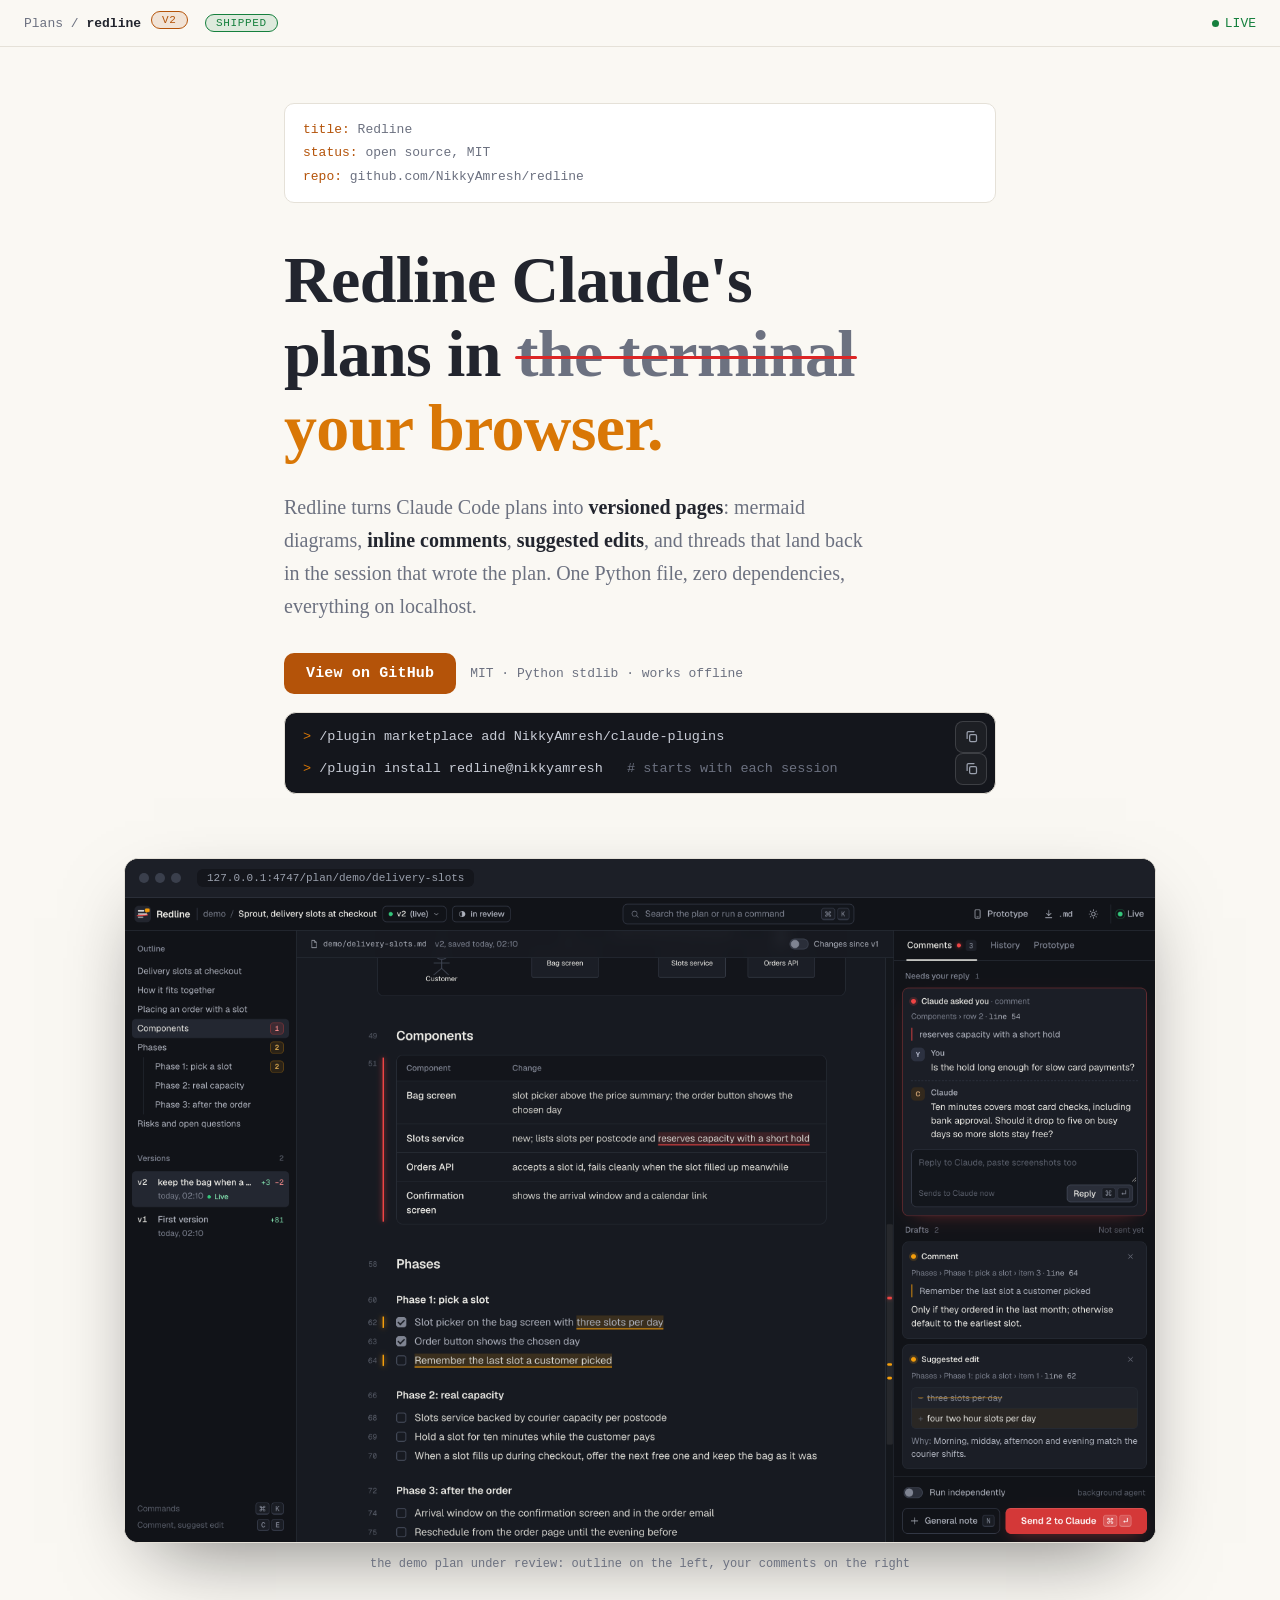
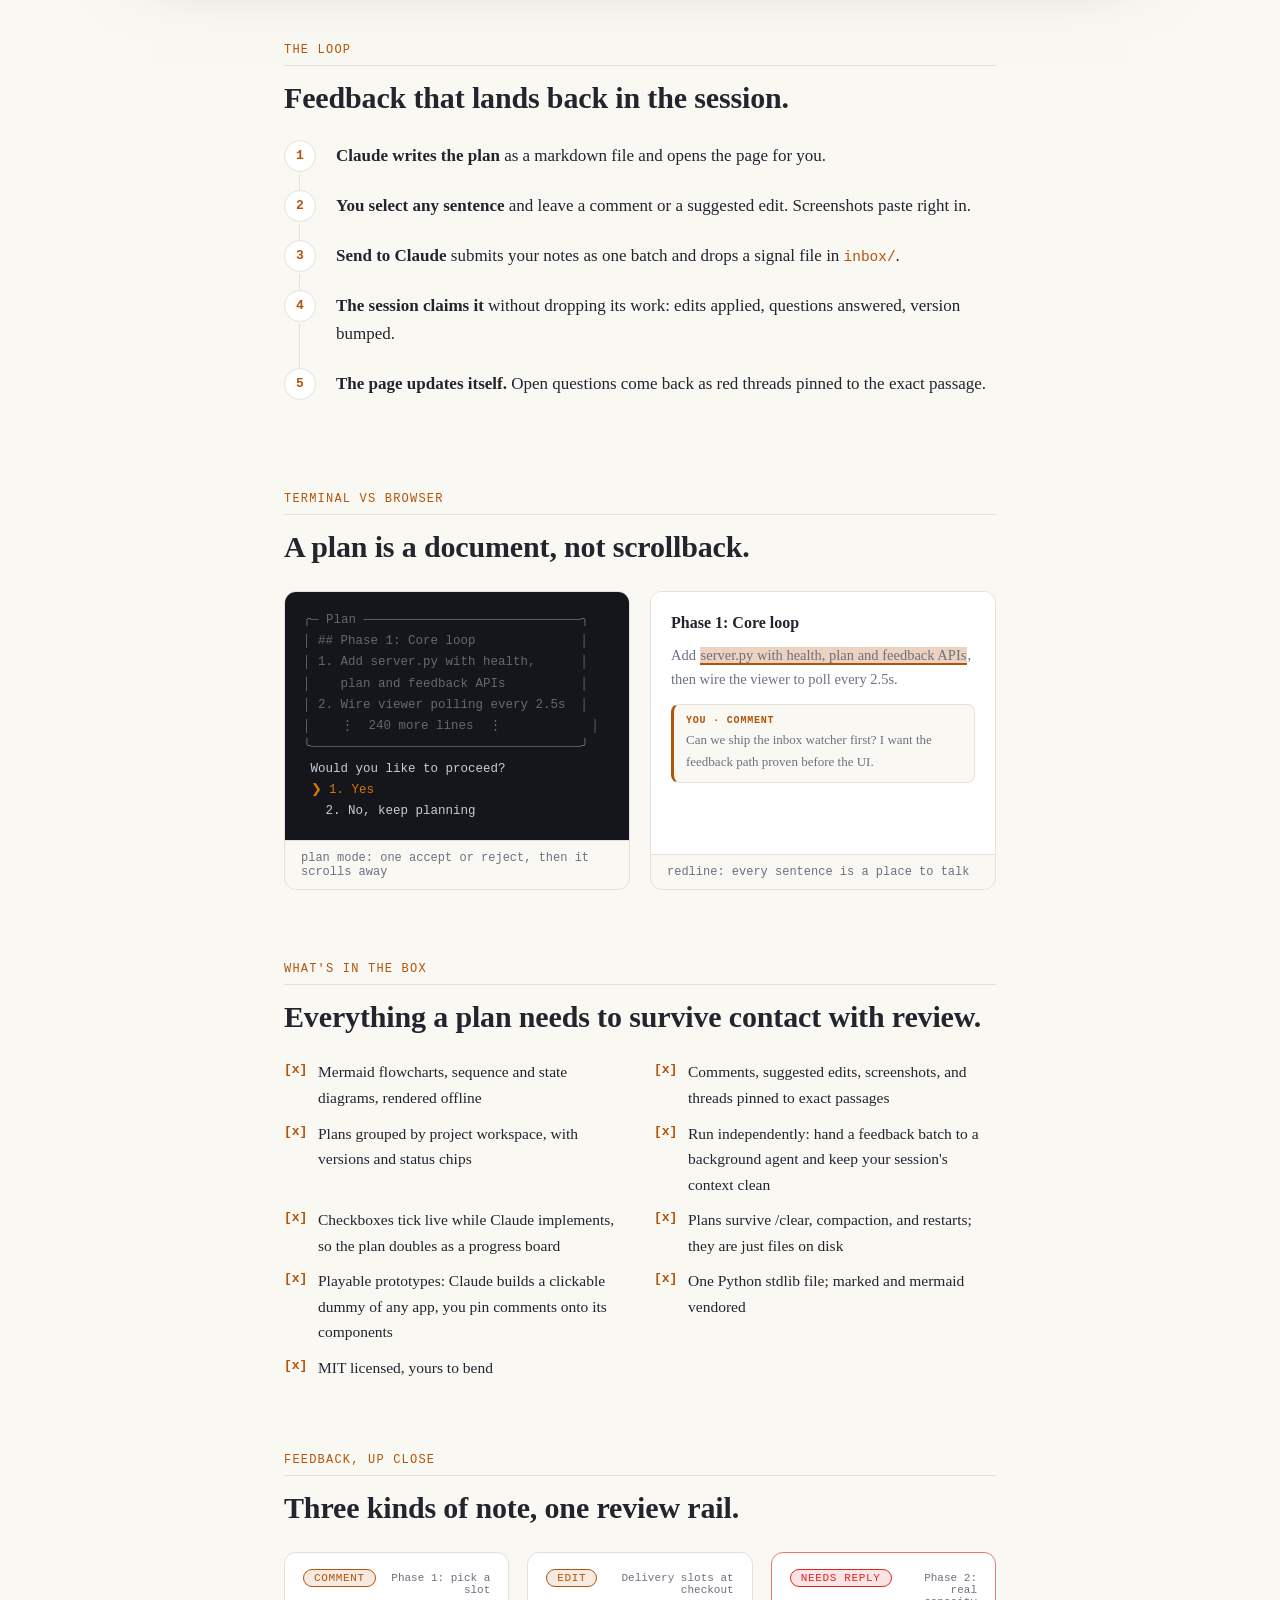
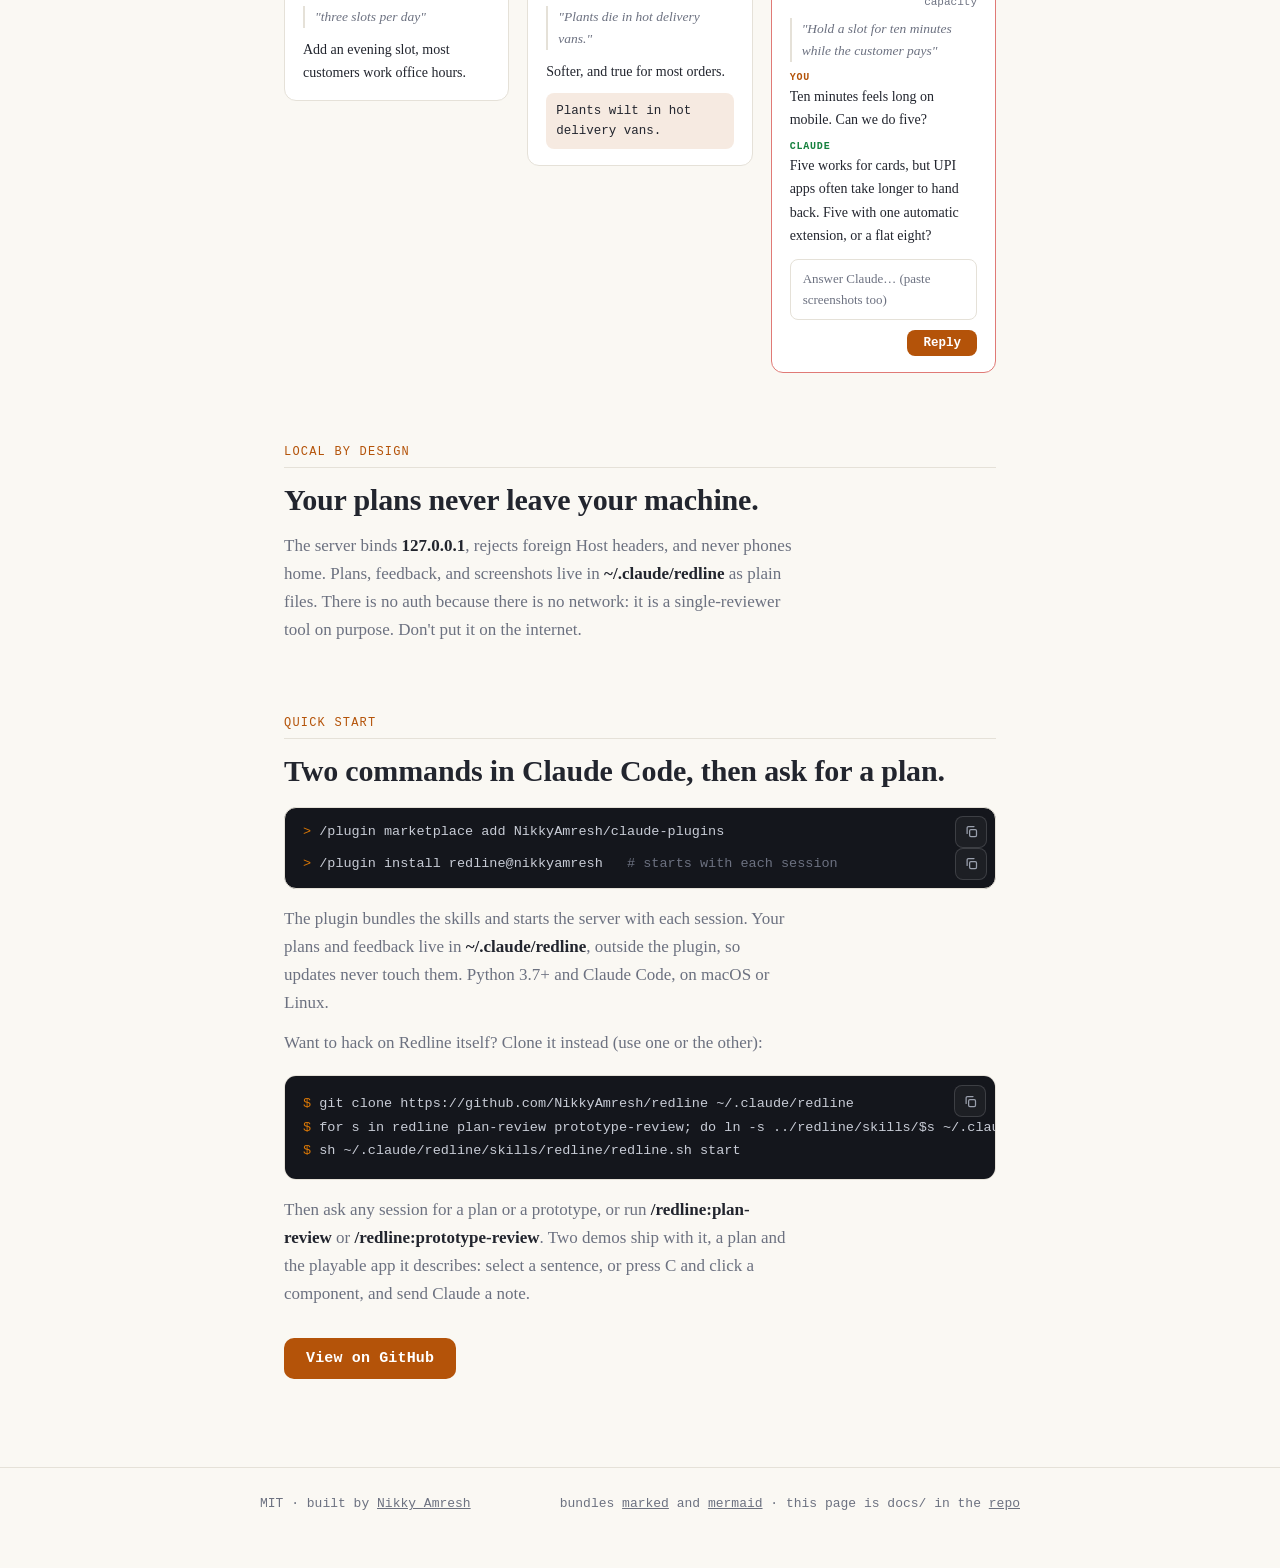
<file: docs/index.html>
<!doctype html>
<html lang="en">
<head>
<meta charset="utf-8">
<meta name="viewport" content="width=device-width, initial-scale=1">
<title>Redline: review Claude's plans in the browser</title>
<meta name="description" content="Redline turns Claude Code plans into versioned pages in your browser: mermaid diagrams, inline comments, suggested edits, and threads that land back in the session that wrote the plan.">
<meta property="og:title" content="Redline: review Claude's plans in the browser">
<meta property="og:description" content="Google-Docs-style plan review for Claude Code. One Python file, zero dependencies, everything on localhost.">
<meta property="og:image" content="https://redline.algofunds.in/assets/plan-viewer.png">
<meta property="og:url" content="https://redline.algofunds.in">
<meta property="og:type" content="website">
<meta name="twitter:card" content="summary_large_image">
<link rel="icon" href="data:image/svg+xml,%3Csvg xmlns='http://www.w3.org/2000/svg' viewBox='0 0 64 64'%3E%3Crect width='64' height='64' rx='14' fill='%23f59e0b'/%3E%3Ctext x='32' y='45' font-family='Georgia,serif' font-size='38' font-weight='bold' text-anchor='middle' fill='%2314161c'%3ER%3C/text%3E%3C/svg%3E">
<style>
:root {
  --paper:#faf8f3; --surface:#fff; --ink:#22252e; --muted:#6c7180;
  --accent:#b45309; --accent-bright:#d97706; --line:#e5e1d8;
  --red:#dc2626; --green:#15803d;
  --term-bg:#14161c; --term-ink:#c8ccd6;
}
@media (prefers-color-scheme: dark) {
  :root {
    --paper:#14161c; --surface:#1c1f27; --ink:#e8e6e1; --muted:#9aa0ad;
    --accent:#f59e0b; --accent-bright:#fbbf24; --line:#2a2e38;
    --red:#f87171; --green:#4ade80;
    --term-bg:#0b0d11; --term-ink:#aab0bd;
  }
}
* { box-sizing:border-box; margin:0; padding:0; }
html { scroll-behavior:smooth; }
body {
  background:var(--paper); color:var(--ink);
  font:17px/1.65 Charter, Georgia, 'Times New Roman', serif;
}
.mono { font-family:ui-monospace, Menlo, Consolas, monospace; }
a { color:var(--accent); }
a:focus-visible, button:focus-visible { outline:2px solid var(--accent); outline-offset:3px; }
::selection { background:color-mix(in srgb, var(--accent) 30%, transparent); }

/* top bar, echoing the viewer */
.bar {
  display:flex; align-items:center; gap:10px; flex-wrap:wrap;
  padding:14px 24px; border-bottom:1px solid var(--line);
  font:13px ui-monospace, Menlo, Consolas, monospace;
}
.bar .crumb { color:var(--muted); }
.bar .crumb b { color:var(--ink); font-weight:600; }
.chip {
  font:11px ui-monospace, Menlo, Consolas, monospace; text-transform:uppercase;
  letter-spacing:.06em; padding:2px 10px; border-radius:999px;
  border:1px solid currentColor; white-space:nowrap;
  background:color-mix(in srgb, currentColor 12%, transparent);
}
.chip.amber { color:var(--accent); }
.chip.green { color:var(--green); }
.bar .live { margin-left:auto; color:var(--green); display:flex; align-items:center; gap:6px; }
.bar .live::before {
  content:''; width:7px; height:7px; border-radius:50%; background:var(--green);
  animation:pulse 2.4s ease-in-out infinite;
}
@keyframes pulse { 50% { opacity:.35; } }

main { max-width:760px; margin:0 auto; padding:0 24px; }
.wide { max-width:1080px; margin:0 auto; padding:0 24px; }

/* front matter */
.fm {
  margin:56px 0 40px; padding:14px 18px;
  border:1px solid var(--line); border-radius:10px; background:var(--surface);
  font:13px/1.8 ui-monospace, Menlo, Consolas, monospace; color:var(--muted);
  white-space:pre-wrap; overflow-wrap:anywhere;
}
.fm .k { color:var(--accent); }

/* hero */
h1 {
  font-size:clamp(30px, 6.4vw, 66px); line-height:1.12; font-weight:700;
  letter-spacing:-.01em; margin:0 0 26px; text-wrap:balance;
}
.edit-old { position:relative; white-space:nowrap; color:var(--muted); }
.edit-old::after {
  content:''; position:absolute; left:-2px; right:-2px; top:54%; height:3px;
  background:var(--red); border-radius:2px;
  transform:scaleX(0); transform-origin:left center;
  animation:strike .5s ease-out 1s forwards;
}
@keyframes strike { to { transform:scaleX(1); } }
.edit-new {
  color:var(--accent-bright); opacity:0; display:inline-block;
  animation:applied .5s ease-out 1.55s forwards;
}
@keyframes applied { from { opacity:0; transform:translateY(.35em); } to { opacity:1; transform:none; } }
.vchips { position:relative; display:inline-block; vertical-align:middle; min-width:44px; }
.vchips .chip { position:absolute; left:0; top:-1.1em; }
.vchips .v1 { animation:fadeout .3s ease 2.15s forwards; }
.vchips .v2 { opacity:0; animation:fadein .3s ease 2.3s forwards; }
@keyframes fadeout { to { opacity:0; } }
@keyframes fadein  { to { opacity:1; } }
@media (prefers-reduced-motion: reduce) {
  .edit-old::after { animation:none; transform:scaleX(1); }
  .edit-new { animation:none; opacity:1; }
  .vchips .v1 { animation:none; opacity:0; }
  .vchips .v2 { animation:none; opacity:1; }
  .bar .live::before { animation:none; }
}
.lede { font-size:20px; color:var(--muted); max-width:58ch; }
.lede b { color:var(--ink); font-weight:600; }

.cta { display:flex; gap:14px; align-items:center; flex-wrap:wrap; margin:30px 0 14px; }
.btn {
  display:inline-block; background:var(--accent); border:none; cursor:pointer;
  border-radius:10px; padding:12px 22px; text-decoration:none;
  font:600 15px ui-monospace, Menlo, Consolas, monospace; letter-spacing:.01em;
}
.btn, .btn:visited { color:#14161c; }
@media (prefers-color-scheme: light) { .btn, .btn:visited { color:#fff; } }
.btn:hover { background:var(--accent-bright); }
.ghost { color:var(--muted); font:13px ui-monospace, Menlo, Consolas, monospace; }

pre.code {
  margin:18px 0 0; padding:16px 18px; overflow-x:auto;
  background:var(--term-bg); color:var(--term-ink);
  border:1px solid var(--line); border-radius:12px;
  font:13.5px/1.75 ui-monospace, Menlo, Consolas, monospace;
}
pre.code .c, .cmds .c { color:#6c7180; }
pre.code .p, .cmds .p { color:var(--accent-bright); user-select:none; }
/* install commands: one line each, with its own copy button that stays
   visible while a long line scrolls on a narrow screen */
.cmds { margin:18px 0 0; padding:8px 8px 8px 18px; background:var(--term-bg); color:var(--term-ink);
        border:1px solid var(--line); border-radius:12px;
        font:13.5px/1.75 ui-monospace, Menlo, Consolas, monospace; }
.cmds .cmd { display:flex; align-items:center; gap:10px; }
.cmds code { flex:1; min-width:0; overflow-x:auto; white-space:pre; font:inherit; padding:4px 0; }
.codewrap { position:relative; }
.codewrap pre.code { padding-right:56px; }
.codewrap .copy { position:absolute; top:10px; right:10px; }
button.copy { flex:none; width:32px; height:32px; display:grid; place-items:center; cursor:pointer;
              border-radius:8px; border:1px solid rgba(255,255,255,.14); background:rgba(255,255,255,.04);
              color:#9aa0ad; transition:color .15s, border-color .15s, background .15s; }
button.copy:hover { color:var(--accent-bright); border-color:var(--accent-bright); }
button.copy:focus-visible { outline:2px solid var(--accent-bright); outline-offset:2px; }
button.copy.done { color:#4ade80; border-color:#4ade80; background:rgba(74,222,128,.10); }
.sr { position:absolute; width:1px; height:1px; overflow:hidden; clip:rect(0 0 0 0); white-space:nowrap; }

/* screenshot */
.shot { margin:64px auto; }
.frame {
  border:1px solid var(--line); border-radius:14px; overflow:hidden;
  background:#14161c; box-shadow:0 30px 80px -30px rgba(0,0,0,.55);
}
.frame .head {
  display:flex; align-items:center; gap:6px; padding:10px 14px;
  background:#1c1f27; border-bottom:1px solid #2a2e38;
}
.frame .dot { width:10px; height:10px; border-radius:50%; background:#3a3f4c; }
.frame .url {
  margin-left:10px; color:#9aa0ad; font:11px ui-monospace, Menlo, Consolas, monospace;
  background:#14161c; border-radius:6px; padding:3px 10px;
}
.frame img { display:block; width:100%; height:auto; }
.cap { text-align:center; color:var(--muted); font:12px ui-monospace, Menlo, Consolas, monospace; margin-top:14px; }

/* sections */
section { margin:72px 0; }
.eyebrow {
  font:12px ui-monospace, Menlo, Consolas, monospace; text-transform:uppercase;
  letter-spacing:.1em; color:var(--accent); margin-bottom:14px;
  padding-bottom:8px; border-bottom:1px solid var(--line);
}
h2 { font-size:30px; line-height:1.2; margin-bottom:14px; letter-spacing:-.005em; }
section > p { color:var(--muted); max-width:60ch; }
section > p b { color:var(--ink); font-weight:600; }

/* the loop */
ol.loop { list-style:none; counter-reset:step; margin-top:26px; }
ol.loop li {
  counter-increment:step; position:relative; padding:0 0 22px 52px;
}
ol.loop li::before {
  content:counter(step); position:absolute; left:0; top:-2px;
  width:30px; height:30px; border-radius:50%; border:1px solid var(--line);
  background:var(--surface); color:var(--accent);
  font:600 13px/30px ui-monospace, Menlo, Consolas, monospace; text-align:center;
}
ol.loop li:not(:last-child)::after {
  content:''; position:absolute; left:15px; top:32px; bottom:-2px;
  width:1px; background:var(--line);
}
ol.loop b { font-weight:600; }
ol.loop .mono { font-size:.85em; color:var(--accent); }

/* terminal vs browser */
.versus { display:grid; grid-template-columns:1fr 1fr; gap:20px; margin-top:26px; }
@media (max-width:820px) { .versus { grid-template-columns:1fr; } }
.pane { border:1px solid var(--line); border-radius:12px; overflow:hidden; display:flex; flex-direction:column; }
.pane .body { flex:1; }
.pane .label {
  padding:10px 16px; border-top:1px solid var(--line); color:var(--muted);
  font:12px ui-monospace, Menlo, Consolas, monospace;
}
.term .body {
  background:var(--term-bg); color:var(--term-ink); padding:18px;
  font:12.5px/1.7 ui-monospace, Menlo, Consolas, monospace; white-space:pre; overflow-x:auto;
}
.term .dim { opacity:.45; }
.term .sel { color:var(--accent-bright); }
.doc .body { background:var(--surface); padding:18px 20px; font-size:14.5px; }
.doc h3 { font-size:16px; margin-bottom:8px; }
.doc p { color:var(--muted); }
mark.fb {
  background:color-mix(in srgb, var(--accent) 26%, transparent);
  color:inherit; border-bottom:2px solid var(--accent); padding:0 1px;
}
.bubble {
  margin-top:12px; padding:10px 12px; border:1px solid var(--line);
  border-left:3px solid var(--accent); border-radius:8px; background:var(--paper);
  font-size:13px; color:var(--muted);
}
.bubble .who { color:var(--accent); font:600 10px ui-monospace, Menlo, Consolas, monospace; text-transform:uppercase; letter-spacing:.08em; display:block; margin-bottom:3px; }

/* checklist */
ul.box { list-style:none; margin-top:24px; display:grid; grid-template-columns:1fr 1fr; gap:10px 28px; }
@media (max-width:820px) { ul.box { grid-template-columns:1fr; } }
ul.box li { position:relative; padding-left:34px; font-size:15.5px; }
ul.box li::before {
  content:'[x]'; position:absolute; left:0; top:1px; color:var(--accent);
  font:600 13px/1.6 ui-monospace, Menlo, Consolas, monospace;
}

/* review cards */
.cards { display:grid; grid-template-columns:repeat(3, 1fr); gap:18px; margin-top:26px; align-items:start; }
@media (max-width:960px) { .cards { grid-template-columns:1fr; max-width:560px; margin-left:auto; margin-right:auto; } }
.card {
  background:var(--surface); border:1px solid var(--line); border-radius:12px;
  padding:16px 18px; font-size:14px;
}
.card.attn { border-color:color-mix(in srgb, var(--red) 55%, var(--line)); }
.card .head { display:flex; justify-content:space-between; align-items:baseline; gap:10px; margin-bottom:10px; }
.card .sec { color:var(--muted); font:11px ui-monospace, Menlo, Consolas, monospace; text-align:right; }
.chip.red { color:var(--red); }
.card .quote {
  font-style:italic; color:var(--muted); border-left:2px solid var(--line);
  padding-left:10px; margin-bottom:10px; font-size:13.5px;
}
.card .prop {
  margin-top:10px; padding:8px 10px; border-radius:8px;
  background:color-mix(in srgb, var(--accent) 12%, transparent);
  font:12.5px/1.6 ui-monospace, Menlo, Consolas, monospace; color:var(--ink);
}
.card .who {
  display:block; margin:10px 0 2px;
  font:600 10px ui-monospace, Menlo, Consolas, monospace;
  text-transform:uppercase; letter-spacing:.08em;
}
.card .who.you { color:var(--accent); }
.card .who.claude { color:var(--green); }
.card .fakebox {
  margin-top:12px; padding:8px 12px; border:1px solid var(--line); border-radius:8px;
  color:var(--muted); font-size:13px;
}
.card .reply { margin-top:10px; text-align:right; }
.card .reply span {
  display:inline-block; background:var(--accent); color:#14161c;
  border-radius:8px; padding:6px 16px;
  font:600 12.5px ui-monospace, Menlo, Consolas, monospace;
}
@media (prefers-color-scheme: light) { .card .reply span { color:#fff; } }

/* footer */
footer {
  margin-top:88px; border-top:1px solid var(--line); padding:28px 24px 48px;
  color:var(--muted); font:13px ui-monospace, Menlo, Consolas, monospace;
}
footer .in { max-width:760px; margin:0 auto; display:flex; justify-content:space-between; gap:16px; flex-wrap:wrap; }
footer a { color:var(--muted); }
footer a:hover { color:var(--accent); }
</style>
</head>
<body>

<div class="bar">
  <span class="crumb">Plans / <b>redline</b></span>
  <span class="vchips"><span class="chip amber v1">V1</span><span class="chip amber v2">V2</span></span>
  <span class="chip green">shipped</span>
  <span class="live">LIVE</span>
</div>

<main>
  <div class="fm"><span class="k">title:</span> Redline
<span class="k">status:</span> open source, MIT
<span class="k">repo:</span> github.com/NikkyAmresh/redline</div>

  <h1>Redline Claude's plans in <span class="edit-old">the terminal</span> <span class="edit-new">your browser.</span></h1>

  <p class="lede">Redline turns Claude Code plans into <b>versioned pages</b>: mermaid diagrams, <b>inline comments</b>, <b>suggested edits</b>, and threads that land back in the session that wrote the plan. One Python file, zero dependencies, everything on localhost.</p>

  <div class="cta">
    <a class="btn" href="https://github.com/NikkyAmresh/redline">View on GitHub</a>
    <span class="ghost">MIT · Python stdlib · works offline</span>
  </div>

  <div class="code cmds"><div class="cmd"><code><span class="p">&gt;</span> /plugin marketplace add NikkyAmresh/claude-plugins</code><button class="copy" type="button" title="Copy to clipboard" aria-label="Copy the marketplace command" data-copy="/plugin marketplace add NikkyAmresh/claude-plugins"><svg viewBox="0 0 24 24" width="15" height="15" fill="none" stroke="currentColor" stroke-width="2" stroke-linecap="round" stroke-linejoin="round" aria-hidden="true"><rect x="9" y="9" width="11" height="11" rx="2"/><path d="M5 15V6a2 2 0 0 1 2-2h9"/></svg></button></div><div class="cmd"><code><span class="p">&gt;</span> /plugin install redline@nikkyamresh   <span class="c"># starts with each session</span></code><button class="copy" type="button" title="Copy to clipboard" aria-label="Copy the install command" data-copy="/plugin install redline@nikkyamresh"><svg viewBox="0 0 24 24" width="15" height="15" fill="none" stroke="currentColor" stroke-width="2" stroke-linecap="round" stroke-linejoin="round" aria-hidden="true"><rect x="9" y="9" width="11" height="11" rx="2"/><path d="M5 15V6a2 2 0 0 1 2-2h9"/></svg></button></div></div>
</main>

<div class="wide shot">
  <div class="frame">
    <div class="head"><span class="dot"></span><span class="dot"></span><span class="dot"></span><span class="url">127.0.0.1:4747/plan/demo/delivery-slots</span></div>
    <img src="assets/plan-viewer.png" width="1512" height="945" alt="Redline viewer: the outline and versions on the left, the demo plan with a table and phase checklists in the middle, and the review panel on the right showing a thread that needs a reply, a draft comment, and a suggested edit">
  </div>
  <div class="cap">the demo plan under review: outline on the left, your comments on the right</div>
</div>

<main>
  <section>
    <div class="eyebrow">The loop</div>
    <h2>Feedback that lands back in the session.</h2>
    <ol class="loop">
      <li><b>Claude writes the plan</b> as a markdown file and opens the page for you.</li>
      <li><b>You select any sentence</b> and leave a comment or a suggested edit. Screenshots paste right in.</li>
      <li><b>Send to Claude</b> submits your notes as one batch and drops a signal file in <span class="mono">inbox/</span>.</li>
      <li><b>The session claims it</b> without dropping its work: edits applied, questions answered, version bumped.</li>
      <li><b>The page updates itself.</b> Open questions come back as red threads pinned to the exact passage.</li>
    </ol>
  </section>

  <section>
    <div class="eyebrow">Terminal vs browser</div>
    <h2>A plan is a document, not scrollback.</h2>
    <div class="versus">
      <div class="pane term">
        <div class="body"><span class="dim">╭─ Plan ─────────────────────────────╮
│ ## Phase 1: Core loop              │
│ 1. Add server.py with health,      │
│    plan and feedback APIs          │
│ 2. Wire viewer polling every 2.5s  │
│    ⋮  240 more lines  ⋮            │
╰────────────────────────────────────╯</span>
 Would you like to proceed?
 <span class="sel">❯ 1. Yes</span>
   2. No, keep planning</div>
        <div class="label">plan mode: one accept or reject, then it scrolls away</div>
      </div>
      <div class="pane doc">
        <div class="body">
          <h3>Phase 1: Core loop</h3>
          <p>Add <mark class="fb">server.py with health, plan and feedback APIs</mark>, then wire the viewer to poll every 2.5s.</p>
          <div class="bubble"><span class="who">You · comment</span>Can we ship the inbox watcher first? I want the feedback path proven before the UI.</div>
        </div>
        <div class="label">redline: every sentence is a place to talk</div>
      </div>
    </div>
  </section>

  <section>
    <div class="eyebrow">What's in the box</div>
    <h2>Everything a plan needs to survive contact with review.</h2>
    <ul class="box">
      <li>Mermaid flowcharts, sequence and state diagrams, rendered offline</li>
      <li>Comments, suggested edits, screenshots, and threads pinned to exact passages</li>
      <li>Plans grouped by project workspace, with versions and status chips</li>
      <li>Run independently: hand a feedback batch to a background agent and keep your session's context clean</li>
      <li>Checkboxes tick live while Claude implements, so the plan doubles as a progress board</li>
      <li>Plans survive /clear, compaction, and restarts; they are just files on disk</li>
      <li>Playable prototypes: Claude builds a clickable dummy of any app, you pin comments onto its components</li>
      <li>One Python stdlib file; marked and mermaid vendored</li>
      <li>MIT licensed, yours to bend</li>
    </ul>
  </section>

  <section>
    <div class="eyebrow">Feedback, up close</div>
    <h2>Three kinds of note, one review rail.</h2>
    <div class="cards">
      <div class="card">
        <div class="head"><span class="chip amber">comment</span><span class="sec">Phase 1: pick a slot</span></div>
        <div class="quote">"three slots per day"</div>
        Add an evening slot, most customers work office hours.
      </div>
      <div class="card">
        <div class="head"><span class="chip amber">edit</span><span class="sec">Delivery slots at checkout</span></div>
        <div class="quote">"Plants die in hot delivery vans."</div>
        Softer, and true for most orders.
        <div class="prop">Plants wilt in hot delivery vans.</div>
      </div>
      <div class="card attn">
        <div class="head"><span class="chip red">needs reply</span><span class="sec">Phase 2: real capacity</span></div>
        <div class="quote">"Hold a slot for ten minutes while the customer pays"</div>
        <span class="who you">You</span>Ten minutes feels long on mobile. Can we do five?
        <span class="who claude">Claude</span>Five works for cards, but UPI apps often take longer to hand back. Five with one automatic extension, or a flat eight?
        <div class="fakebox">Answer Claude… (paste screenshots too)</div>
        <div class="reply"><span>Reply</span></div>
      </div>
    </div>
  </section>

  <section>
    <div class="eyebrow">Local by design</div>
    <h2>Your plans never leave your machine.</h2>
    <p>The server binds <b>127.0.0.1</b>, rejects foreign Host headers, and never phones home. Plans, feedback, and screenshots live in <b>~/.claude/redline</b> as plain files. There is no auth because there is no network: it is a single-reviewer tool on purpose. Don't put it on the internet.</p>
  </section>

  <section>
    <div class="eyebrow">Quick start</div>
    <h2>Two commands in Claude Code, then ask for a plan.</h2>
    <div class="code cmds"><div class="cmd"><code><span class="p">&gt;</span> /plugin marketplace add NikkyAmresh/claude-plugins</code><button class="copy" type="button" title="Copy to clipboard" aria-label="Copy the marketplace command" data-copy="/plugin marketplace add NikkyAmresh/claude-plugins"><svg viewBox="0 0 24 24" width="15" height="15" fill="none" stroke="currentColor" stroke-width="2" stroke-linecap="round" stroke-linejoin="round" aria-hidden="true"><rect x="9" y="9" width="11" height="11" rx="2"/><path d="M5 15V6a2 2 0 0 1 2-2h9"/></svg></button></div><div class="cmd"><code><span class="p">&gt;</span> /plugin install redline@nikkyamresh   <span class="c"># starts with each session</span></code><button class="copy" type="button" title="Copy to clipboard" aria-label="Copy the install command" data-copy="/plugin install redline@nikkyamresh"><svg viewBox="0 0 24 24" width="15" height="15" fill="none" stroke="currentColor" stroke-width="2" stroke-linecap="round" stroke-linejoin="round" aria-hidden="true"><rect x="9" y="9" width="11" height="11" rx="2"/><path d="M5 15V6a2 2 0 0 1 2-2h9"/></svg></button></div></div>
    <p style="margin-top:16px">The plugin bundles the skills and starts the server with each session. Your plans and feedback live in <b>~/.claude/redline</b>, outside the plugin, so updates never touch them. Python 3.7+ and Claude Code, on macOS or Linux.</p>
    <p style="margin-top:12px">Want to hack on Redline itself? Clone it instead (use one or the other):</p>
    <div class="codewrap"><pre class="code"><span class="p">$</span> git clone https://github.com/NikkyAmresh/redline ~/.claude/redline
<span class="p">$</span> for s in redline plan-review prototype-review; do ln -s ../redline/skills/$s ~/.claude/skills/$s; done
<span class="p">$</span> sh ~/.claude/redline/skills/redline/redline.sh start</pre><button class="copy" type="button" title="Copy to clipboard" aria-label="Copy the three clone commands" data-copy="git clone https://github.com/NikkyAmresh/redline ~/.claude/redline&#10;for s in redline plan-review prototype-review; do ln -s ../redline/skills/$s ~/.claude/skills/$s; done&#10;sh ~/.claude/redline/skills/redline/redline.sh start"><svg viewBox="0 0 24 24" width="15" height="15" fill="none" stroke="currentColor" stroke-width="2" stroke-linecap="round" stroke-linejoin="round" aria-hidden="true"><rect x="9" y="9" width="11" height="11" rx="2"/><path d="M5 15V6a2 2 0 0 1 2-2h9"/></svg></button></div>
    <p style="margin-top:16px">Then ask any session for a plan or a prototype, or run <b>/redline:plan-review</b> or <b>/redline:prototype-review</b>. Two demos ship with it, a plan and the playable app it describes: select a sentence, or press C and click a component, and send Claude a note.</p>
    <div class="cta">
      <a class="btn" href="https://github.com/NikkyAmresh/redline">View on GitHub</a>
    </div>
  </section>
</main>

<footer>
  <div class="in">
    <span>MIT · built by <a href="https://github.com/NikkyAmresh">Nikky Amresh</a></span>
    <span>bundles <a href="https://github.com/markedjs/marked">marked</a> and <a href="https://github.com/mermaid-js/mermaid">mermaid</a> · this page is docs/ in the <a href="https://github.com/NikkyAmresh/redline">repo</a></span>
  </div>
</footer>


<div class="sr" id="copy-status" aria-live="polite"></div>
<script>
// Copy buttons on the install commands: the command text only, no prompt or comment.
(function () {
  var status = document.getElementById('copy-status');
  var OK = '<svg viewBox="0 0 24 24" width="15" height="15" fill="none" stroke="currentColor" stroke-width="2.4" stroke-linecap="round" stroke-linejoin="round" aria-hidden="true"><path d="M5 12.5l4.5 4.5L19 7.5"/></svg>';
  function fallback(text) {
    var ta = document.createElement('textarea');
    ta.value = text; ta.setAttribute('readonly', ''); ta.style.position = 'fixed'; ta.style.opacity = '0';
    document.body.appendChild(ta); ta.select();
    var ok = false;
    try { ok = document.execCommand('copy'); } catch (e) {}
    ta.remove();
    return ok;
  }
  document.addEventListener('click', function (e) {
    var b = e.target.closest && e.target.closest('button.copy');
    if (!b) return;
    var text = b.getAttribute('data-copy');
    var done = function (ok) {
      if (!b._icon) b._icon = b.innerHTML;
      b.classList.toggle('done', ok);
      b.innerHTML = ok ? OK : b._icon;
      status.textContent = ok ? 'Copied to clipboard' : 'Copy failed, select the text instead';
      clearTimeout(b._t);
      b._t = setTimeout(function () { b.classList.remove('done'); b.innerHTML = b._icon; }, 1600);
    };
    if (navigator.clipboard && window.isSecureContext) {
      navigator.clipboard.writeText(text).then(function () { done(true); }, function () { done(fallback(text)); });
    } else {
      done(fallback(text));
    }
  });
})();
</script>
</body>
</html>
</file>
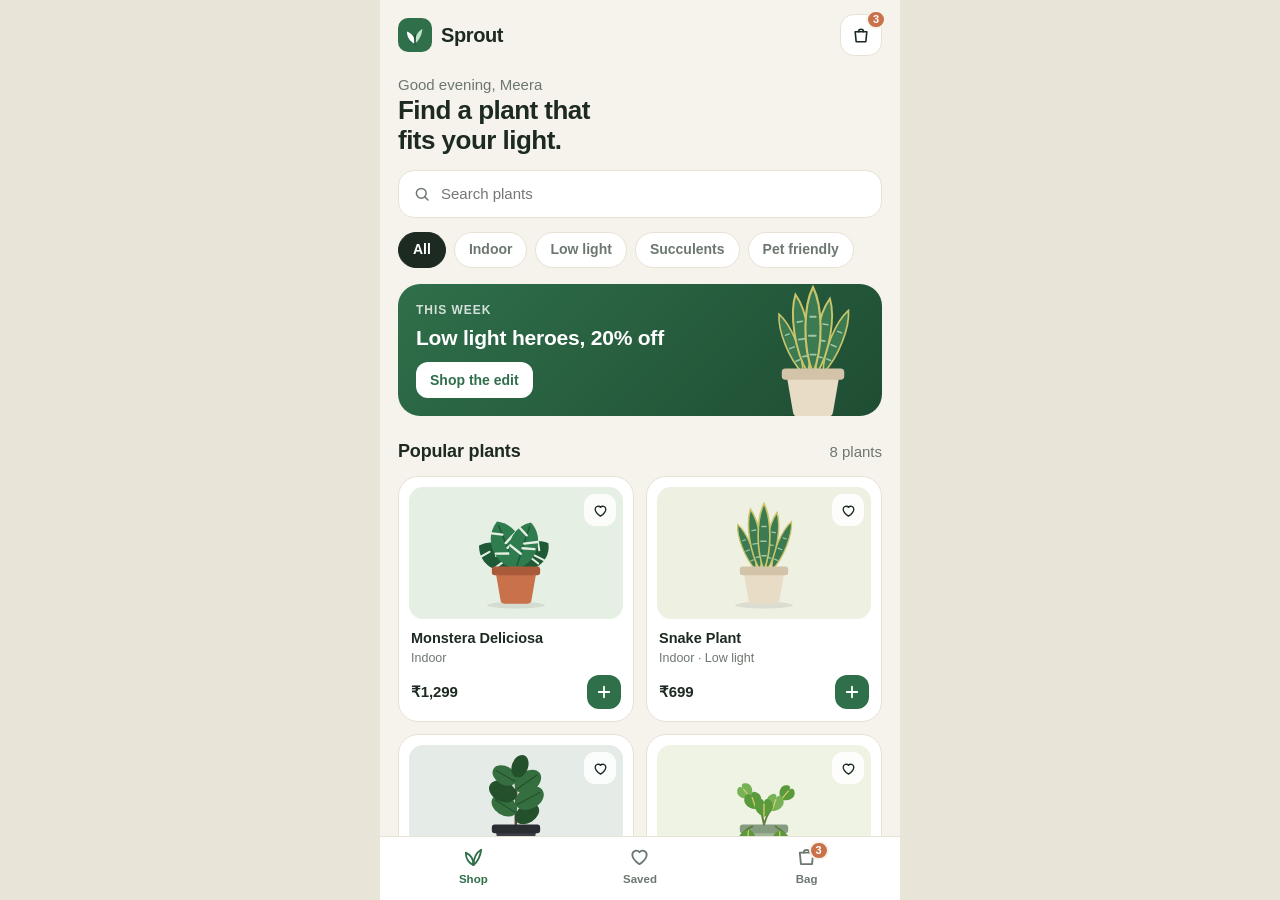
<file: examples/demo/sprout-shop.proto/index.html>
<!--
---
title: Sprout, a plant shop app
version: 1
status: in review
updated: 2026-10-06
device: mobile
plan: demo/delivery-slots
---
-->
<!doctype html>
<html lang="en">
<head>
<meta charset="utf-8">
<meta name="viewport" content="width=device-width, initial-scale=1">
<title>Sprout</title>
<script src="/static/kit.js"></script>
<style>
:root {
  --bg:#f6f3ec; --card:#ffffff; --ink:#1c2a21; --muted:#6c776f; --line:#e8e2d5;
  --green:#2f6f4a; --green-2:#3f8a5d; --green-soft:#e3eee6; --clay:#c9714a; --red:#c2412d;
  --kit-accent:#2f6f4a; --kit-ink:#1c2a21;
  --font:-apple-system, "SF Pro Text", "Inter", "Helvetica Neue", Arial, sans-serif;
}
* { box-sizing:border-box; margin:0; padding:0; }
html, body { height:100%; }
body { background:#e9e4d8; color:var(--ink); font:15px/1.45 var(--font); -webkit-font-smoothing:antialiased; }
button, input { font:inherit; color:inherit; }
button { cursor:pointer; border:0; background:none; }
svg { display:block; }

.app { position:relative; height:100%; max-width:520px; margin:0 auto; background:var(--bg);
       display:flex; flex-direction:column; overflow:hidden; }
.screen { flex:1; min-height:0; overflow-y:auto; padding:14px 18px 24px; }
.screen::-webkit-scrollbar { display:none; }

/* ---------- shared ---------- */
.row { display:flex; align-items:center; gap:10px; }
.between { justify-content:space-between; }
.icon-btn { width:42px; height:42px; border-radius:14px; display:grid; place-items:center;
            background:var(--card); border:1px solid var(--line); position:relative; }
.icon-btn svg { width:20px; height:20px; }
.badge { position:absolute; top:-5px; right:-5px; min-width:19px; height:19px; padding:0 5px;
         border-radius:10px; background:var(--clay); color:#fff; font-size:11px; font-weight:700;
         display:grid; place-items:center; border:2px solid var(--bg); }
.badge[hidden] { display:none; }
.h1 { font-size:26px; line-height:1.15; font-weight:750; letter-spacing:-.02em; }
.muted { color:var(--muted); }
.btn { display:flex; align-items:center; justify-content:center; gap:8px; height:52px; border-radius:16px;
       background:var(--green); color:#fff; font-weight:650; font-size:16px; width:100%; }
.btn:active { transform:scale(.99); }
.btn.ghost { background:var(--card); color:var(--ink); border:1px solid var(--line); }
.btn[disabled] { opacity:.7; }
.spin { width:18px; height:18px; border-radius:50%; border:2.5px solid rgba(255,255,255,.4);
        border-top-color:#fff; animation:spin .8s linear infinite; }
@keyframes spin { to { transform:rotate(360deg); } }
.price { font-weight:750; letter-spacing:-.01em; }
.heart.on svg path { fill:var(--red); stroke:var(--red); }

/* ---------- home ---------- */
.brand { display:flex; align-items:center; gap:9px; font-weight:800; font-size:20px; letter-spacing:-.02em; }
.brand svg { width:34px; height:34px; }
.hello { margin:18px 0 14px; }
.search { display:flex; align-items:center; gap:10px; height:48px; padding:0 14px; border-radius:16px;
          background:var(--card); border:1px solid var(--line); }
.search svg { width:18px; height:18px; color:var(--muted); flex:none; }
.search input { flex:1; border:0; outline:0; background:none; font-size:15px; }
.chips { display:flex; gap:8px; overflow-x:auto; margin:14px -18px 0; padding:0 18px; }
.chips::-webkit-scrollbar { display:none; }
.chip { flex:none; height:36px; padding:0 14px; border-radius:18px; background:var(--card);
        border:1px solid var(--line); font-size:14px; font-weight:550; color:var(--muted); }
.chip.on { background:var(--ink); border-color:var(--ink); color:#fff; }
.featured { margin-top:16px; border-radius:22px; padding:18px; color:#fff; overflow:hidden; position:relative;
            background:linear-gradient(135deg, #2f6f4a, #1f4d33); min-height:132px; }
.featured .tag { font-size:12px; font-weight:700; letter-spacing:.08em; text-transform:uppercase; opacity:.8; }
.featured h3 { font-size:21px; line-height:1.2; margin:6px 0 12px; max-width:62%; letter-spacing:-.01em; }
.featured button { height:36px; padding:0 14px; border-radius:12px; background:#fff; color:var(--green);
                   font-weight:700; font-size:14px; }
.featured svg.art { position:absolute; right:-6px; bottom:-10px; width:150px; height:150px; }
.section-h { display:flex; justify-content:space-between; align-items:baseline; margin:22px 0 12px; }
.section-h h2 { font-size:18px; letter-spacing:-.01em; }
.grid { display:grid; grid-template-columns:1fr 1fr; gap:12px; }
.card { background:var(--card); border-radius:20px; padding:10px; border:1px solid var(--line);
        display:flex; flex-direction:column; text-align:left; }
.card .art { border-radius:14px; height:132px; display:grid; place-items:center; position:relative; }
.card .art svg.plant { width:116px; height:116px; }
.card .heart { position:absolute; top:7px; right:7px; width:32px; height:32px; border-radius:11px;
               background:rgba(255,255,255,.85); display:grid; place-items:center; }
.card .heart svg { width:17px; height:17px; }
.card .name { font-weight:650; margin:9px 2px 0; font-size:14.5px; }
.card .sub { font-size:12.5px; margin:0 2px; }
.card .foot { display:flex; justify-content:space-between; align-items:center; margin:8px 2px 2px; }
.add { width:34px; height:34px; border-radius:12px; background:var(--green); color:#fff; display:grid; place-items:center; }
.add svg { width:18px; height:18px; }
.empty { text-align:center; padding:40px 20px; }
.empty svg { width:120px; height:120px; margin:0 auto 10px; }
.empty h3 { font-size:18px; margin-bottom:6px; }
.empty .btn { margin-top:18px; }

/* ---------- product ---------- */
.p-top { display:flex; justify-content:space-between; }
.p-hero { margin:12px 0 0; height:300px; border-radius:26px; display:grid; place-items:center; }
.p-hero svg.plant { width:250px; height:250px; }
.p-name { margin-top:18px; }
.latin { font-style:italic; margin-top:2px; }
.stars { display:flex; align-items:center; gap:6px; margin-top:8px; font-size:13.5px; }
.stars svg { width:15px; height:15px; color:#e0a526; }
.care { display:grid; grid-template-columns:repeat(4, 1fr); gap:8px; margin:18px 0; }
.care div { background:var(--card); border:1px solid var(--line); border-radius:14px; padding:10px 6px; text-align:center; }
.care svg { width:20px; height:20px; margin:0 auto 5px; color:var(--green); }
.care b { display:block; font-size:12.5px; }
.care span { font-size:11px; color:var(--muted); }
.desc { color:#46524a; }
.buybar { display:flex; gap:12px; align-items:center; padding:12px 18px 16px; background:var(--card);
          border-top:1px solid var(--line); }
.stepper { display:flex; align-items:center; border:1px solid var(--line); border-radius:14px; height:52px; }
.stepper button { width:42px; height:100%; display:grid; place-items:center; }
.stepper button svg { width:16px; height:16px; }
.stepper span { min-width:24px; text-align:center; font-weight:700; }
.stepper.small { height:36px; border-radius:11px; }
.stepper.small button { width:32px; }

/* ---------- saved and bag ---------- */
.list { display:flex; flex-direction:column; gap:10px; margin-top:14px; }
.line { display:flex; gap:12px; align-items:center; background:var(--card); border:1px solid var(--line);
        border-radius:18px; padding:10px; }
.line .thumb { width:72px; height:72px; border-radius:13px; display:grid; place-items:center; flex:none; }
.line .thumb svg { width:66px; height:66px; }
.line .info { flex:1; min-width:0; }
.line .info b { display:block; font-size:14.5px; }
.line .rm { width:34px; height:34px; display:grid; place-items:center; color:var(--muted); }
.line .rm svg { width:18px; height:18px; }
.box { background:var(--card); border:1px solid var(--line); border-radius:18px; padding:14px; margin-top:12px; }
.box h4 { font-size:14px; margin-bottom:10px; }
.slots { display:flex; gap:8px; }
.slot { flex:1; border:1px solid var(--line); border-radius:12px; padding:8px; text-align:left; font-size:12.5px; }
.slot b { display:block; font-size:13px; }
.slot.on { border-color:var(--green); background:var(--green-soft); }
.promo { display:flex; gap:8px; }
.promo input { flex:1; height:44px; border:1px solid var(--line); border-radius:12px; padding:0 12px; outline:0;
               text-transform:uppercase; background:var(--bg); }
.promo button { height:44px; padding:0 16px; border-radius:12px; background:var(--ink); color:#fff; font-weight:650; }
.promo-msg { font-size:12.5px; margin-top:7px; }
.promo-msg.ok { color:var(--green); }
.promo-msg.err { color:var(--red); }
.sum div { display:flex; justify-content:space-between; padding:4px 0; }
.sum .total { border-top:1px dashed var(--line); margin-top:6px; padding-top:10px; font-weight:750; font-size:17px; }
.sum .gst { padding-top:0; font-size:12.5px; color:var(--muted); }
.checkout { padding:12px 18px 16px; background:var(--card); border-top:1px solid var(--line); }

/* ---------- done ---------- */
.done { text-align:center; padding-top:60px; }
.tick { width:96px; height:96px; border-radius:50%; background:var(--green-soft); display:grid; place-items:center;
        margin:0 auto 18px; animation:pop .5s cubic-bezier(.2,1.4,.4,1); }
.tick svg { width:46px; height:46px; color:var(--green); }
@keyframes pop { from { transform:scale(.4); opacity:0; } to { transform:none; opacity:1; } }
.receipt { text-align:left; margin:26px 0 18px; }
.receipt div { display:flex; justify-content:space-between; padding:6px 0; border-bottom:1px solid var(--line); }
.receipt div:last-child { border:0; }

/* ---------- tab bar ---------- */
.tabbar { display:flex; justify-content:space-around; padding:8px 10px 12px; background:var(--card);
          border-top:1px solid var(--line); }
.tabbar[hidden] { display:none; }
.tab { display:flex; flex-direction:column; align-items:center; gap:3px; font-size:11.5px; font-weight:600;
       color:var(--muted); width:84px; position:relative; }
.tab svg { width:23px; height:23px; }
.tab.on { color:var(--green); }
.tab .badge { top:-4px; right:20px; }
</style>
</head>
<body>
<div class="app">

  <section class="screen" data-rl-screen="home" data-rl-title="Shop">
    <div class="row between" data-rl="home.header">
      <div class="brand" data-rl="home.logo">
        <svg viewBox="0 0 34 34" aria-hidden="true"><rect width="34" height="34" rx="10" fill="#2f6f4a"/><path d="M17 26c0-7 1.5-11.5 7.5-15-1 6.5-3 10.5-7.5 15z" fill="#bfe3c9"/><path d="M17 26c0-6-2-10-8-12.5 0 6 3 10 8 12.5z" fill="#fff"/><path d="M17 26v-9" stroke="#1f4d33" stroke-width="1.6" stroke-linecap="round"/></svg>
        Sprout
      </div>
      <button class="icon-btn" data-rl="home.bag-button" data-go="cart" aria-label="Bag">
        <svg viewBox="0 0 24 24" fill="none" stroke="currentColor" stroke-width="1.9" stroke-linecap="round" stroke-linejoin="round"><path d="M5 8h14l-1.2 12H6.2z"/><path d="M9 8a3 3 0 0 1 6 0"/></svg>
        <span class="badge" data-count hidden></span>
      </button>
    </div>
    <div class="hello" data-rl="home.greeting">
      <div class="muted">Good evening, Meera</div>
      <div class="h1">Find a plant that<br>fits your light.</div>
    </div>
    <label class="search" data-rl="home.search">
      <svg viewBox="0 0 24 24" fill="none" stroke="currentColor" stroke-width="2" stroke-linecap="round"><circle cx="11" cy="11" r="6.5"/><path d="M20 20l-4.2-4.2"/></svg>
      <input id="q" placeholder="Search plants" autocomplete="off">
    </label>
    <div class="chips" data-rl="home.categories" id="chips"></div>
    <div class="featured" data-rl="home.featured">
      <div class="tag">This week</div>
      <h3>Low light heroes, 20% off</h3>
      <button data-rl="home.featured-cta" id="featured-cta">Shop the edit</button>
      <svg class="art" viewBox="0 0 120 120" id="featured-art"></svg>
    </div>
    <div class="section-h"><h2 id="grid-title">Popular plants</h2><span class="muted" id="grid-count"></span></div>
    <div class="grid" id="grid"></div>
  </section>

  <section class="screen" data-rl-screen="product" data-rl-title="Plant detail" hidden></section>

  <section class="screen" data-rl-screen="saved" data-rl-title="Saved" hidden></section>

  <section class="screen" data-rl-screen="cart" data-rl-title="Bag" hidden></section>

  <section class="screen" data-rl-screen="done" data-rl-title="Order placed" hidden></section>

  <div id="bottom"></div>

  <nav class="tabbar" data-rl="nav.tabbar" id="tabbar">
    <button class="tab" data-go="home" data-tab="home" data-rl="nav.tab-shop">
      <svg viewBox="0 0 24 24" fill="none" stroke="currentColor" stroke-width="1.9" stroke-linecap="round" stroke-linejoin="round"><path d="M12 21c0-8 2-12.5 8-16-1 7.5-3.5 12-8 16z"/><path d="M12 21c0-6.5-2.5-10.5-8-13 0 6.5 3 10.5 8 13z"/></svg>Shop</button>
    <button class="tab" data-go="saved" data-tab="saved" data-rl="nav.tab-saved">
      <svg viewBox="0 0 24 24" fill="none" stroke="currentColor" stroke-width="1.9" stroke-linejoin="round"><path d="M12 20s-7.5-4.6-7.5-10A4.2 4.2 0 0 1 12 7.6 4.2 4.2 0 0 1 19.5 10c0 5.4-7.5 10-7.5 10z"/></svg>Saved</button>
    <button class="tab" data-go="cart" data-tab="cart" data-rl="nav.tab-bag">
      <svg viewBox="0 0 24 24" fill="none" stroke="currentColor" stroke-width="1.9" stroke-linecap="round" stroke-linejoin="round"><path d="M5 8h14l-1.2 12H6.2z"/><path d="M9 8a3 3 0 0 1 6 0"/></svg>Bag<span class="badge" data-count hidden></span></button>
  </nav>
</div>

<script>
const {fake, esc, money} = Kit;

/* ---------- icons ---------- */
const I = {
  back: '<svg viewBox="0 0 24 24" fill="none" stroke="currentColor" stroke-width="2" stroke-linecap="round" stroke-linejoin="round"><path d="M15 5l-7 7 7 7"/></svg>',
  heart: '<svg viewBox="0 0 24 24" fill="none" stroke="currentColor" stroke-width="1.9" stroke-linejoin="round"><path d="M12 20s-7.5-4.6-7.5-10A4.2 4.2 0 0 1 12 7.6 4.2 4.2 0 0 1 19.5 10c0 5.4-7.5 10-7.5 10z"/></svg>',
  plus: '<svg viewBox="0 0 24 24" fill="none" stroke="currentColor" stroke-width="2.4" stroke-linecap="round"><path d="M12 5v14M5 12h14"/></svg>',
  minus: '<svg viewBox="0 0 24 24" fill="none" stroke="currentColor" stroke-width="2.4" stroke-linecap="round"><path d="M5 12h14"/></svg>',
  trash: '<svg viewBox="0 0 24 24" fill="none" stroke="currentColor" stroke-width="1.9" stroke-linecap="round" stroke-linejoin="round"><path d="M4 7h16M9 7V4.5h6V7M6.5 7l1 13h9l1-13"/></svg>',
  star: '<svg viewBox="0 0 24 24" fill="currentColor"><path d="M12 3.5l2.6 5.4 5.9.8-4.3 4.1 1 5.8L12 16.8l-5.2 2.8 1-5.8-4.3-4.1 5.9-.8z"/></svg>',
  sun: '<svg viewBox="0 0 24 24" fill="none" stroke="currentColor" stroke-width="1.9" stroke-linecap="round"><circle cx="12" cy="12" r="4"/><path d="M12 2.5v2M12 19.5v2M2.5 12h2M19.5 12h2M5.3 5.3l1.4 1.4M17.3 17.3l1.4 1.4M5.3 18.7l1.4-1.4M17.3 6.7l1.4-1.4"/></svg>',
  drop: '<svg viewBox="0 0 24 24" fill="none" stroke="currentColor" stroke-width="1.9" stroke-linejoin="round"><path d="M12 3.5s6 6.4 6 10.5a6 6 0 0 1-12 0c0-4.1 6-10.5 6-10.5z"/></svg>',
  ruler: '<svg viewBox="0 0 24 24" fill="none" stroke="currentColor" stroke-width="1.9" stroke-linecap="round" stroke-linejoin="round"><path d="M4 17L17 4l3 3L7 20z"/><path d="M8 13l2 2M11 10l2 2M14 7l2 2"/></svg>',
  paw: '<svg viewBox="0 0 24 24" fill="currentColor"><circle cx="7" cy="9.5" r="2"/><circle cx="17" cy="9.5" r="2"/><circle cx="10" cy="6" r="2"/><circle cx="14" cy="6" r="2"/><path d="M12 11.5c3 0 5.5 3.5 5.5 5.5 0 1.8-1.5 2.5-3 2.5-1 0-1.6-.6-2.5-.6s-1.5.6-2.5.6c-1.5 0-3-.7-3-2.5 0-2 2.5-5.5 5.5-5.5z"/></svg>',
  check: '<svg viewBox="0 0 24 24" fill="none" stroke="currentColor" stroke-width="2.6" stroke-linecap="round" stroke-linejoin="round"><path d="M5 12.5l4.5 4.5L19 7.5"/></svg>',
};

/* ---------- plants ---------- */
const PLANTS = [
  {id: 'monstera', name: 'Monstera Deliciosa', latin: 'Monstera deliciosa', price: 1299, kind: 'split',
   tags: ['Indoor'], light: 'Bright, indirect', water: 'Weekly', size: '60 cm', pet: false,
   leaf: '#2f7d4f', dark: '#1f5a37', pot: '#c9714a', rim: '#a95a38', tint: '#e6efe4', rating: 4.8, reviews: 212},
  {id: 'snake', name: 'Snake Plant', latin: 'Dracaena trifasciata', price: 699, kind: 'tall',
   tags: ['Indoor', 'Low light'], light: 'Low to bright', water: 'Every 3 weeks', size: '45 cm', pet: false,
   leaf: '#3c7a52', dark: '#c9c46a', pot: '#e9dcc6', rim: '#d3c3a8', tint: '#eef0e2', rating: 4.9, reviews: 540},
  {id: 'fiddle', name: 'Fiddle Leaf Fig', latin: 'Ficus lyrata', price: 1899, kind: 'round',
   tags: ['Indoor'], light: 'Bright, indirect', water: 'Weekly', size: '90 cm', pet: false,
   leaf: '#356f3f', dark: '#24502c', pot: '#3b3f45', rim: '#2a2d32', tint: '#e5ece7', rating: 4.6, reviews: 98},
  {id: 'pothos', name: 'Golden Pothos', latin: 'Epipremnum aureum', price: 449, kind: 'trail',
   tags: ['Indoor', 'Low light'], light: 'Low to medium', water: 'Every 10 days', size: '30 cm trail', pet: false,
   leaf: '#5a9a3c', dark: '#d9cf6b', pot: '#9fb59a', rim: '#869c81', tint: '#eef3e3', rating: 4.8, reviews: 377},
  {id: 'echeveria', name: 'Echeveria Lola', latin: 'Echeveria lola', price: 299, kind: 'rosette',
   tags: ['Succulents', 'Pet friendly'], light: 'Full sun', water: 'Every 2 weeks', size: '12 cm', pet: true,
   leaf: '#9cc1b1', dark: '#c99fb4', pot: '#c9714a', rim: '#a95a38', tint: '#f1ece6', rating: 4.7, reviews: 156},
  {id: 'zz', name: 'ZZ Plant', latin: 'Zamioculcas zamiifolia', price: 899, kind: 'zz',
   tags: ['Indoor', 'Low light'], light: 'Low light', water: 'Every 3 weeks', size: '50 cm', pet: false,
   leaf: '#2e6a3c', dark: '#1d4a29', pot: '#e9dcc6', rim: '#d3c3a8', tint: '#e8eee3', rating: 4.9, reviews: 301},
  {id: 'calathea', name: 'Calathea Orbifolia', latin: 'Goeppertia orbifolia', price: 1099, kind: 'round',
   tags: ['Indoor', 'Pet friendly', 'Low light'], light: 'Medium, indirect', water: 'Twice a week', size: '40 cm', pet: true,
   leaf: '#6f9f63', dark: '#4c7a43', pot: '#3b3f45', rim: '#2a2d32', tint: '#edf1e6', rating: 4.4, reviews: 87},
  {id: 'haworthia', name: 'Zebra Haworthia', latin: 'Haworthiopsis attenuata', price: 349, kind: 'rosette',
   tags: ['Succulents', 'Pet friendly'], light: 'Bright light', water: 'Every 3 weeks', size: '10 cm', pet: true,
   leaf: '#4f8a63', dark: '#e9efe6', pot: '#9fb59a', rim: '#869c81', tint: '#eaf0ea', rating: 4.8, reviews: 143},
];
const byId = id => PLANTS.find(p => p.id === id);
const CATS = ['All', 'Indoor', 'Low light', 'Succulents', 'Pet friendly'];

function plantSvg(p, cls) {
  const g = [];
  const leaf = (tx, ty, rot, s, fill, extra) =>
    '<g transform="translate(' + tx + ' ' + ty + ') rotate(' + rot + ') scale(' + s + ')">' + extra(fill) + '</g>';
  if (p.kind === 'split') {
    const shape = f => '<path d="M0 0C-17-9-21-38 0-50C21-38 17-9 0 0z" fill="' + f + '"/>'
      + '<path d="M0-3V-46" stroke="' + p.dark + '" stroke-width="1.5"/>'
      + '<path d="M0-16l-13-5M0-27l13-6M0-36l-11-6M0-22l12-3" stroke="' + p.tint + '" stroke-width="2.4" stroke-linecap="round"/>';
    g.push(leaf(60, 76, -58, .9, p.dark, shape), leaf(60, 76, 52, .85, p.dark, shape),
           leaf(60, 76, -22, 1.05, p.leaf, shape), leaf(60, 76, 18, 1, p.leaf, shape));
  } else if (p.kind === 'tall') {
    const shape = f => '<path d="M0 0C-8-20-7-50 0-64C7-50 8-20 0 0z" fill="' + f + '" stroke="' + p.dark + '" stroke-width="1.6"/>'
      + '<path d="M-2-14h4M-3-28h5M-2-42h4" stroke="#9fc7a8" stroke-width="1.4" stroke-linecap="round"/>';
    [[-22, 52, .8], [22, 68, .85], [-9, 56, 1], [10, 63, .95], [0, 60, 1.08]].forEach(([r, x, s]) =>
      g.push(leaf(x, 78, r, s, p.leaf, shape)));
  } else if (p.kind === 'round') {
    g.push('<path d="M60 78C59 60 61 44 60 26" stroke="#5b4636" stroke-width="2.5" fill="none" stroke-linecap="round"/>');
    const shape = f => '<ellipse cx="15" cy="0" rx="15" ry="10.5" fill="' + f + '"/><path d="M1 0H27" stroke="' + p.dark + '" stroke-width="1.2"/>';
    [[70, -32, .9, p.dark], [62, 212, .95, p.leaf], [54, -28, 1.05, p.leaf], [46, 205, 1, p.dark],
     [38, -35, 1, p.leaf], [30, 210, .9, p.leaf], [25, -70, .8, p.dark]].forEach(([y, r, s, f]) =>
      g.push(leaf(60, y, r, s, f, shape)));
  } else if (p.kind === 'trail') {
    g.push('<path d="M48 76C34 82 30 96 26 108M72 76C86 84 90 96 96 106M60 74C58 60 52 50 46 44M60 74C64 60 70 52 78 46"'
      + ' stroke="#5d7f3a" stroke-width="2" fill="none" stroke-linecap="round"/>');
    const shape = f => '<path d="M0 0C-9-3-12-13-5-17C-2-19 0-16 0-14C0-16 2-19 5-17C12-13 9-3 0 0z" fill="' + f + '"/>'
      + '<path d="M0-1V-13" stroke="' + p.dark + '" stroke-width="1.3"/>';
    [[30, 100, 200, .9], [36, 88, 210, 1], [44, 79, 185, .95], [92, 100, 160, .9], [84, 88, 150, 1],
     [76, 80, 175, .95], [46, 46, -40, .9], [52, 58, -20, 1], [78, 48, 40, .9], [68, 60, 20, 1], [60, 66, 0, 1.05]]
      .forEach(([x, y, r, s], i) => g.push(leaf(x, y, r, s, i % 3 ? p.leaf : '#77b257', shape)));
  } else if (p.kind === 'rosette') {
    const ring = (n, len, w, fill, off) => {
      for (let i = 0; i < n; i++) g.push('<ellipse cx="0" cy="' + (-len) + '" rx="' + w + '" ry="' + len
        + '" fill="' + fill + '" transform="translate(60 66) rotate(' + (i * 360 / n + off) + ')"/>');
    };
    ring(10, 15, 7, p.leaf, 0);
    ring(8, 11, 6, p.kind === 'rosette' && p.id === 'haworthia' ? '#3f7553' : '#b3d3c4', 22);
    ring(6, 7, 4.5, p.dark, 8);
    if (p.id === 'haworthia') {
      for (let i = 0; i < 10; i++) g.push('<path d="M0-6v-16" stroke="#e9efe6" stroke-width="1.4" stroke-dasharray="1.5 3" '
        + 'transform="translate(60 66) rotate(' + (i * 36) + ')"/>');
    }
  } else if (p.kind === 'zz') {
    const shape = f => {
      let s = '<path d="M0 0C-1-22 1-44 0-60" stroke="' + p.dark + '" stroke-width="2.2" fill="none"/>';
      for (let i = 0; i < 5; i++) {
        const y = -14 - i * 10;
        s += '<ellipse cx="-7" cy="' + y + '" rx="7" ry="4" fill="' + f + '" transform="rotate(25 0 ' + y + ')"/>'
           + '<ellipse cx="7" cy="' + (y - 3) + '" rx="7" ry="4" fill="' + f + '" transform="rotate(-25 0 ' + (y - 3) + ')"/>';
      }
      return s;
    };
    g.push(leaf(56, 78, -18, .9, p.dark, shape), leaf(64, 78, 16, .95, p.leaf, shape), leaf(60, 78, 0, 1.05, p.leaf, shape));
  }
  const pot = '<path d="M39 80h42l-5 29a4 4 0 0 1-4 3.4H48a4 4 0 0 1-4-3.4z" fill="' + p.pot + '"/>'
            + '<rect x="35" y="74" width="50" height="9" rx="3" fill="' + p.rim + '"/>';
  return '<svg class="plant ' + (cls || '') + '" viewBox="0 0 120 120" aria-hidden="true">'
    + '<ellipse cx="60" cy="114" rx="30" ry="3.5" fill="rgba(0,0,0,.08)"/>'
    + (p.kind === 'trail' ? pot + g.join('') : g.join('') + pot) + '</svg>';
}

/* ---------- state ---------- */
const S = {cat: 'All', q: '', cart: {}, saved: new Set(['calathea']), qty: 1,
           slot: 0, promo: null, promoMsg: null, placing: false, order: null};
const SLOTS = [['Tomorrow', '9am to 1pm'], ['Tomorrow', '4pm to 8pm'], ['Thu, 9 Oct', 'All day']];

const count = () => Object.values(S.cart).reduce((a, b) => a + b, 0);
function totals() {
  const sub = Object.entries(S.cart).reduce((a, [id, q]) => a + byId(id).price * q, 0);
  const delivery = sub === 0 || sub >= 999 ? 0 : 79;
  const discount = S.promo ? Math.round(sub * 0.1) : 0;
  const total = sub + delivery - discount;
  return {sub, delivery, discount, total, gst: Math.round(total * 18 / 118)};  // prices include 18% GST
}
function syncBadges() {
  const n = count();
  document.querySelectorAll('[data-count]').forEach(b => { b.textContent = n; b.hidden = !n; });
}
function addToCart(id, q) {
  S.cart[id] = (S.cart[id] || 0) + q;
  syncBadges();
}
function toggleSave(id) {
  if (S.saved.has(id)) { S.saved.delete(id); Kit.toast('Removed from saved'); }
  else { S.saved.add(id); Kit.toast('Saved for later'); }
}

/* ---------- home ---------- */
function renderChips() {
  document.getElementById('chips').innerHTML = CATS.map(c =>
    '<button class="chip' + (c === S.cat ? ' on' : '') + '" data-rl="home.category-chip" data-cat="' + esc(c) + '">'
    + esc(c) + '</button>').join('');
}
function renderGrid() {
  const q = S.q.trim().toLowerCase();
  const list = PLANTS.filter(p => (S.cat === 'All' || p.tags.includes(S.cat))
    && (!q || p.name.toLowerCase().includes(q) || p.latin.toLowerCase().includes(q)));
  document.getElementById('grid-title').textContent = S.cat === 'All' ? 'Popular plants' : S.cat;
  document.getElementById('grid-count').textContent = list.length + (list.length === 1 ? ' plant' : ' plants');
  const grid = document.getElementById('grid');
  if (!list.length) {
    grid.style.display = 'block';
    grid.innerHTML = '<div class="empty" data-rl="home.empty">' + plantSvg(byId('echeveria'))
      + '<h3>No plants match "' + esc(S.q) + '"</h3><p class="muted">Try another name, or browse a category.</p>'
      + '<button class="btn ghost" data-rl="home.clear-search" id="clear-q">Clear search</button></div>';
    return;
  }
  grid.style.display = '';
  grid.innerHTML = list.map(p =>
    '<div class="card" data-rl="home.product-card" data-open="' + p.id + '">'
    + '<div class="art" style="background:' + p.tint + '">' + plantSvg(p)
    + '<button class="heart' + (S.saved.has(p.id) ? ' on' : '') + '" data-rl="home.save-button" data-save="' + p.id
    + '" aria-label="Save">' + I.heart + '</button></div>'
    + '<div class="name">' + esc(p.name) + '</div><div class="sub muted">' + esc(p.tags.join(' · ')) + '</div>'
    + '<div class="foot"><span class="price">' + money(p.price) + '</span>'
    + '<button class="add" data-rl="home.quick-add" data-add="' + p.id + '" aria-label="Add to bag">' + I.plus
    + '</button></div></div>').join('');
}
Kit.screen('home', () => { renderChips(); renderGrid(); });

document.getElementById('q').addEventListener('input', e => { S.q = e.target.value; renderGrid(); });
document.getElementById('featured-cta').onclick = () => { S.cat = 'Low light'; renderChips(); renderGrid();
  document.getElementById('grid-title').scrollIntoView({behavior: 'smooth'}); };
document.getElementById('featured-art').innerHTML = plantSvg(byId('snake')).replace(/^<svg[^>]*>|<\/svg>$/g, '');

document.querySelector('[data-rl-screen="home"]').addEventListener('click', e => {
  const t = e.target;
  const cat = t.closest('[data-cat]');
  if (cat) { S.cat = cat.dataset.cat; renderChips(); renderGrid(); return; }
  if (t.closest('#clear-q')) { S.q = ''; document.getElementById('q').value = ''; renderGrid(); return; }
  const save = t.closest('[data-save]');
  if (save) { toggleSave(save.dataset.save); renderGrid(); return; }
  const add = t.closest('[data-add]');
  if (add) { const p = byId(add.dataset.add); addToCart(p.id, 1); Kit.toast(p.name + ' added to your bag'); return; }
  const open = t.closest('[data-open]');
  if (open) { S.qty = 1; Kit.go('product/' + open.dataset.open); }
});

/* ---------- product ---------- */
Kit.screen('product', (el, params) => {
  const p = byId(params[0]) || PLANTS[0];
  el.innerHTML =
    '<div class="p-top"><button class="icon-btn" data-back data-rl="product.back" aria-label="Back">' + I.back + '</button>'
    + '<button class="icon-btn heart' + (S.saved.has(p.id) ? ' on' : '') + '" data-rl="product.save" id="p-save" aria-label="Save">'
    + I.heart + '</button></div>'
    + '<div class="p-hero" data-rl="product.hero" style="background:' + p.tint + '">' + plantSvg(p) + '</div>'
    + '<div class="row between p-name"><div><div class="h1" data-rl="product.name">' + esc(p.name) + '</div>'
    + '<div class="latin muted">' + esc(p.latin) + '</div></div>'
    + '<div class="h1 price" data-rl="product.price">' + money(p.price) + '</div></div>'
    + '<div class="stars" data-rl="product.rating">' + I.star + '<b>' + p.rating + '</b><span class="muted">'
    + p.reviews + ' reviews</span></div>'
    + '<div class="care" data-rl="product.care">'
    + '<div data-rl="product.care-light">' + I.sun + '<b>Light</b><span>' + esc(p.light) + '</span></div>'
    + '<div data-rl="product.care-water">' + I.drop + '<b>Water</b><span>' + esc(p.water) + '</span></div>'
    + '<div data-rl="product.care-size">' + I.ruler + '<b>Size</b><span>' + esc(p.size) + '</span></div>'
    + '<div data-rl="product.care-pets">' + I.paw + '<b>Pets</b><span>' + (p.pet ? 'Safe' : 'Keep away') + '</span></div></div>'
    + '<p class="desc" data-rl="product.description">' + esc(p.name) + ' arrives rooted in a breathable nursery pot, '
    + 'inside the ceramic pot shown. It settles in within a week; keep it out of harsh afternoon sun and let the top '
    + 'few centimetres of soil dry out between waterings.</p>';
  const bar = document.getElementById('bottom');
  bar.innerHTML = '<div class="buybar" data-rl="product.buy-bar">'
    + '<div class="stepper" data-rl="product.qty"><button id="q-minus" aria-label="Less">' + I.minus + '</button>'
    + '<span id="q-n">' + S.qty + '</span><button id="q-plus" aria-label="More">' + I.plus + '</button></div>'
    + '<button class="btn" data-rl="product.add-to-bag" id="p-add">Add to bag, ' + money(p.price * S.qty) + '</button></div>';
  const sync = () => { document.getElementById('q-n').textContent = S.qty;
    document.getElementById('p-add').textContent = 'Add to bag, ' + money(p.price * S.qty); };
  document.getElementById('q-minus').onclick = () => { S.qty = Math.max(1, S.qty - 1); sync(); };
  document.getElementById('q-plus').onclick = () => { S.qty = Math.min(9, S.qty + 1); sync(); };
  document.getElementById('p-save').onclick = e => { toggleSave(p.id); e.currentTarget.classList.toggle('on', S.saved.has(p.id)); };
  document.getElementById('p-add').onclick = () => {
    addToCart(p.id, S.qty);
    Kit.sheet({
      id: 'product.added-sheet', title: 'Added to your bag',
      html: '<div class="line" style="border:0;padding:0"><div class="thumb" style="background:' + p.tint + '">'
        + plantSvg(p) + '</div><div class="info"><b>' + esc(p.name) + '</b><span class="muted">' + S.qty + ' x '
        + money(p.price) + '</span></div></div>',
      actions: [{label: 'Keep shopping', id: 'product.keep-shopping', onClick: () => Kit.go('home')},
                {label: 'View bag', primary: true, id: 'product.view-bag', onClick: () => Kit.go('cart')}],
    });
  };
});

/* ---------- saved ---------- */
Kit.screen('saved', el => {
  const list = PLANTS.filter(p => S.saved.has(p.id));
  el.innerHTML = '<div class="h1">Saved</div><div class="muted">Plants you are thinking about.</div>'
    + (list.length ? '<div class="list">' + list.map(p =>
      '<div class="line" data-rl="saved.item" data-open="' + p.id + '"><div class="thumb" style="background:' + p.tint + '">'
      + plantSvg(p) + '</div><div class="info"><b>' + esc(p.name) + '</b><span class="price">' + money(p.price)
      + '</span></div><button class="add" data-rl="saved.add" data-add="' + p.id + '" aria-label="Add to bag">' + I.plus
      + '</button></div>').join('') + '</div>'
    : '<div class="empty" data-rl="saved.empty">' + plantSvg(byId('pothos'))
      + '<h3>Nothing saved yet</h3><p class="muted">Tap the heart on any plant to keep it here.</p>'
      + '<button class="btn" data-go="home" data-rl="saved.browse">Browse plants</button></div>');
});
document.querySelector('[data-rl-screen="saved"]').addEventListener('click', e => {
  const add = e.target.closest('[data-add]');
  if (add) { const p = byId(add.dataset.add); addToCart(p.id, 1); Kit.toast(p.name + ' added to your bag'); return; }
  const open = e.target.closest('[data-open]');
  if (open) { S.qty = 1; Kit.go('product/' + open.dataset.open); }
});

/* ---------- bag ---------- */
Kit.screen('cart', el => {
  const forcedEmpty = Kit.state() === 'empty';
  const lines = forcedEmpty ? [] : Object.entries(S.cart).filter(([, q]) => q > 0);
  const bar = document.getElementById('bottom');
  if (!lines.length) {
    bar.innerHTML = '';
    el.innerHTML = '<div class="h1">Your bag</div><div class="empty" data-rl="cart.empty">' + plantSvg(byId('monstera'))
      + '<h3>Your bag is empty</h3><p class="muted">Plants you add will wait here.</p>'
      + '<button class="btn" data-go="home" data-rl="cart.start-shopping">Start shopping</button></div>';
    return;
  }
  const t = totals();
  el.innerHTML = '<div class="row between"><div class="h1">Your bag</div><span class="muted">' + count() + ' items</span></div>'
    + '<div class="list">' + lines.map(([id, q]) => { const p = byId(id); return (
      '<div class="line" data-rl="cart.line-item"><div class="thumb" style="background:' + p.tint + '">' + plantSvg(p) + '</div>'
      + '<div class="info"><b>' + esc(p.name) + '</b><span class="price">' + money(p.price * q) + '</span>'
      + '<div class="stepper small" data-rl="cart.qty" style="margin-top:6px;width:max-content">'
      + '<button data-dec="' + id + '" aria-label="Less">' + I.minus + '</button><span>' + q + '</span>'
      + '<button data-inc="' + id + '" aria-label="More">' + I.plus + '</button></div></div>'
      + '<button class="rm" data-rm="' + id + '" data-rl="cart.remove" aria-label="Remove">' + I.trash + '</button></div>'); }).join('')
    + '</div>'
    + '<div class="box" data-rl="cart.delivery"><h4>Delivery slot</h4><div class="slots">' + SLOTS.map((s, i) =>
      '<button class="slot' + (i === S.slot ? ' on' : '') + '" data-slot="' + i + '"><b>' + s[0] + '</b>' + s[1] + '</button>').join('')
    + '</div></div>'
    + '<div class="box" data-rl="cart.promo"><h4>Promo code</h4><div class="promo"><input id="promo" placeholder="Try SPROUT10" value="'
    + esc(S.promo || '') + '"><button id="apply" data-rl="cart.apply-promo">Apply</button></div>'
    + (S.promoMsg ? '<div class="promo-msg ' + S.promoMsg[0] + '">' + esc(S.promoMsg[1]) + '</div>' : '') + '</div>'
    + '<div class="box sum" data-rl="cart.summary"><div data-rl="cart.subtotal"><span class="muted">Subtotal</span><span>' + money(t.sub) + '</span></div>'
    + '<div data-rl="cart.delivery-fee"><span class="muted">Delivery</span><span>' + (t.delivery ? money(t.delivery) : 'Free') + '</span></div>'
    + (t.discount ? '<div data-rl="cart.discount"><span class="muted">SPROUT10</span><span style="color:var(--green)">-' + money(t.discount) + '</span></div>' : '')
    + '<div class="total" data-rl="cart.total"><span>Total <small class="muted" style="font-weight:500;font-size:12px">incl. GST</small></span><span>' + money(t.total) + '</span></div>'
    + '<div class="gst" data-rl="cart.gst"><span>Includes GST (18%)</span><span>' + money(t.gst) + '</span></div></div>';
  bar.innerHTML = '<div class="checkout"><button class="btn" data-rl="cart.checkout-button" id="place">'
    + (S.placing ? '<span class="spin"></span>Placing order' : 'Place order, ' + money(t.total)) + '</button></div>';
  document.getElementById('place').disabled = S.placing;
  document.getElementById('place').onclick = async () => {
    S.placing = true; Kit.refresh();
    await Kit.delay(900);
    S.order = {id: 'SPR-' + fake.int(40000, 49999), items: count(), total: totals().total, slot: SLOTS[S.slot]};
    S.placing = false; S.cart = {}; S.promo = null; S.promoMsg = null; syncBadges();
    Kit.go('done');
  };
  document.getElementById('apply').onclick = () => {
    const code = document.getElementById('promo').value.trim().toUpperCase();
    if (code === 'SPROUT10') { S.promo = code; S.promoMsg = ['ok', '10% off applied']; }
    else { S.promo = null; S.promoMsg = ['err', code ? 'That code is not valid' : 'Enter a code first']; }
    Kit.refresh();
  };
});
document.querySelector('[data-rl-screen="cart"]').addEventListener('click', e => {
  const inc = e.target.closest('[data-inc]'), dec = e.target.closest('[data-dec]');
  const rm = e.target.closest('[data-rm]'), slot = e.target.closest('[data-slot]');
  if (inc) S.cart[inc.dataset.inc] = Math.min(9, S.cart[inc.dataset.inc] + 1);
  else if (dec) S.cart[dec.dataset.dec] = Math.max(1, S.cart[dec.dataset.dec] - 1);
  else if (rm) { const p = byId(rm.dataset.rm); delete S.cart[rm.dataset.rm]; Kit.toast(p.name + ' removed'); }
  else if (slot) S.slot = +slot.dataset.slot;
  else return;
  syncBadges(); Kit.refresh();
});

/* ---------- done ---------- */
Kit.screen('done', el => {
  document.getElementById('bottom').innerHTML = '';
  const o = S.order || {id: 'SPR-41872', items: 2, total: 1748, slot: SLOTS[0]};
  el.innerHTML = '<div class="done" data-rl="done.confirmation"><div class="tick">' + I.check + '</div>'
    + '<div class="h1">Order placed</div><p class="muted" style="margin-top:6px">Your plants are being packed with care.</p></div>'
    + '<div class="box receipt" data-rl="done.receipt"><div data-rl="done.order-id"><span class="muted">Order</span><b>' + o.id + '</b></div>'
    + '<div data-rl="done.arriving"><span class="muted">Arriving</span><b>' + o.slot[0] + ', ' + o.slot[1] + '</b></div>'
    + '<div data-rl="done.items"><span class="muted">Items</span><b>' + o.items + '</b></div>'
    + '<div data-rl="done.paid"><span class="muted">Paid, incl. GST</span><b>' + money(o.total) + '</b></div></div>'
    + '<button class="btn" data-rl="done.track" id="track">Track order</button>'
    + '<button class="btn ghost" style="margin-top:10px" data-go="home" data-rl="done.back-to-shop">Back to shop</button>';
  document.getElementById('track').onclick = () => Kit.modal({
    id: 'done.tracking-modal', title: 'Live tracking',
    html: '<p class="muted">Tracking is not part of this prototype yet. It would show the courier on a map with a live ETA.</p>',
    actions: [{label: 'Got it', primary: true}],
  });
});

/* ---------- chrome ---------- */
Kit.on('route', r => {
  const tabs = ['home', 'saved', 'cart'];
  document.getElementById('tabbar').hidden = !tabs.includes(r.name);
  document.querySelectorAll('[data-tab]').forEach(t => t.classList.toggle('on', t.dataset.tab === r.name));
  if (r.name !== 'product' && r.name !== 'cart' && r.name !== 'done') document.getElementById('bottom').innerHTML = '';
});

S.cart = {snake: 1, echeveria: 2};
syncBadges();
Kit.start({home: 'home'});
</script>
</body>
</html>
</file>
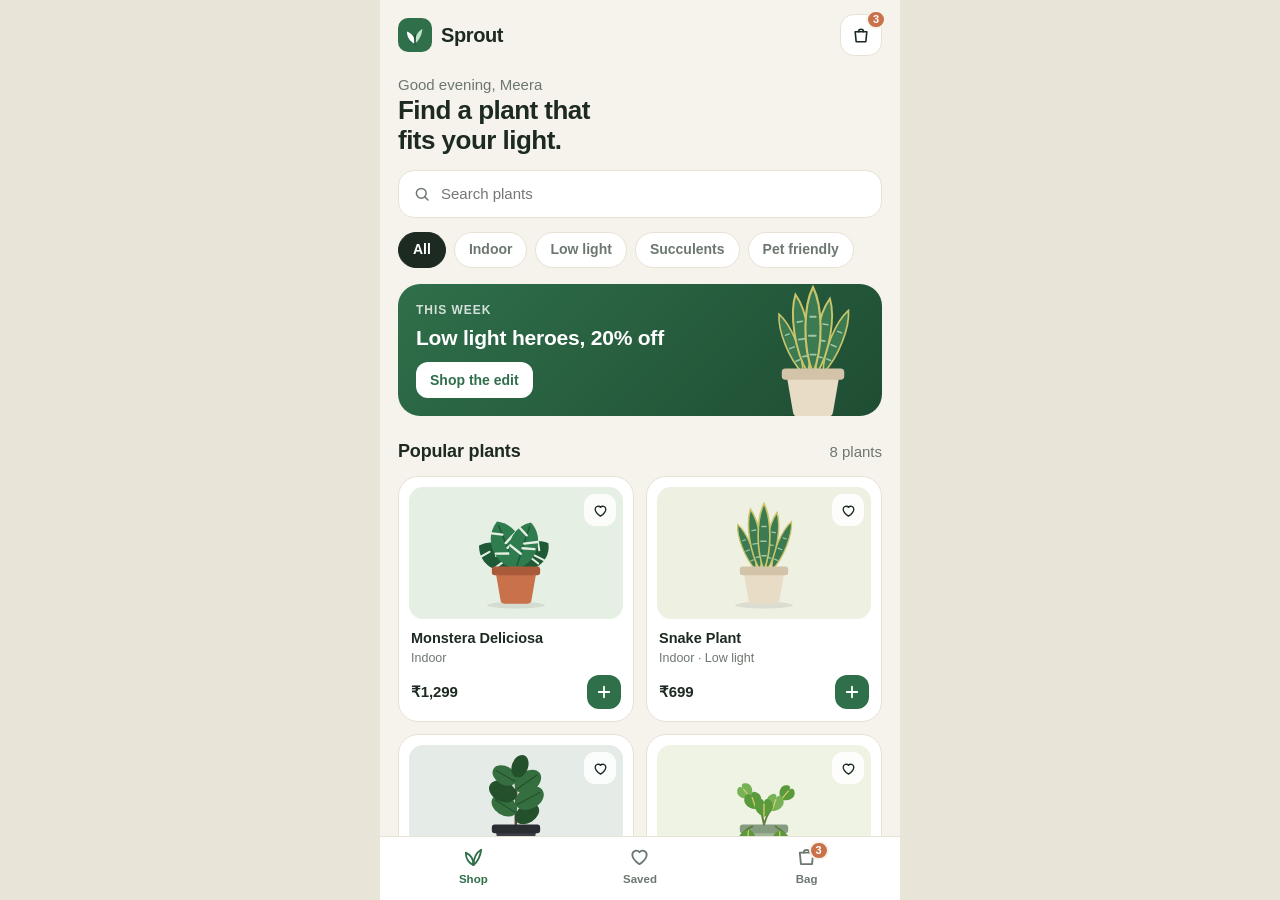
<file: examples/plan-server/sprout-shop.proto/index.html>
<!--
---
title: Sprout, a plant shop app
version: 1
status: in review
updated: 2026-10-06
device: mobile
plan: plan-server/prototype-review
---
-->
<!doctype html>
<html lang="en">
<head>
<meta charset="utf-8">
<meta name="viewport" content="width=device-width, initial-scale=1">
<title>Sprout</title>
<script src="/static/kit.js"></script>
<style>
:root {
  --bg:#f6f3ec; --card:#ffffff; --ink:#1c2a21; --muted:#6c776f; --line:#e8e2d5;
  --green:#2f6f4a; --green-2:#3f8a5d; --green-soft:#e3eee6; --clay:#c9714a; --red:#c2412d;
  --kit-accent:#2f6f4a; --kit-ink:#1c2a21;
  --font:-apple-system, "SF Pro Text", "Inter", "Helvetica Neue", Arial, sans-serif;
}
* { box-sizing:border-box; margin:0; padding:0; }
html, body { height:100%; }
body { background:#e9e4d8; color:var(--ink); font:15px/1.45 var(--font); -webkit-font-smoothing:antialiased; }
button, input { font:inherit; color:inherit; }
button { cursor:pointer; border:0; background:none; }
svg { display:block; }

.app { position:relative; height:100%; max-width:520px; margin:0 auto; background:var(--bg);
       display:flex; flex-direction:column; overflow:hidden; }
.screen { flex:1; min-height:0; overflow-y:auto; padding:14px 18px 24px; }
.screen::-webkit-scrollbar { display:none; }

/* ---------- shared ---------- */
.row { display:flex; align-items:center; gap:10px; }
.between { justify-content:space-between; }
.icon-btn { width:42px; height:42px; border-radius:14px; display:grid; place-items:center;
            background:var(--card); border:1px solid var(--line); position:relative; }
.icon-btn svg { width:20px; height:20px; }
.badge { position:absolute; top:-5px; right:-5px; min-width:19px; height:19px; padding:0 5px;
         border-radius:10px; background:var(--clay); color:#fff; font-size:11px; font-weight:700;
         display:grid; place-items:center; border:2px solid var(--bg); }
.badge[hidden] { display:none; }
.h1 { font-size:26px; line-height:1.15; font-weight:750; letter-spacing:-.02em; }
.muted { color:var(--muted); }
.btn { display:flex; align-items:center; justify-content:center; gap:8px; height:52px; border-radius:16px;
       background:var(--green); color:#fff; font-weight:650; font-size:16px; width:100%; }
.btn:active { transform:scale(.99); }
.btn.ghost { background:var(--card); color:var(--ink); border:1px solid var(--line); }
.btn[disabled] { opacity:.7; }
.spin { width:18px; height:18px; border-radius:50%; border:2.5px solid rgba(255,255,255,.4);
        border-top-color:#fff; animation:spin .8s linear infinite; }
@keyframes spin { to { transform:rotate(360deg); } }
.price { font-weight:750; letter-spacing:-.01em; }
.heart.on svg path { fill:var(--red); stroke:var(--red); }

/* ---------- home ---------- */
.brand { display:flex; align-items:center; gap:9px; font-weight:800; font-size:20px; letter-spacing:-.02em; }
.brand svg { width:34px; height:34px; }
.hello { margin:18px 0 14px; }
.search { display:flex; align-items:center; gap:10px; height:48px; padding:0 14px; border-radius:16px;
          background:var(--card); border:1px solid var(--line); }
.search svg { width:18px; height:18px; color:var(--muted); flex:none; }
.search input { flex:1; border:0; outline:0; background:none; font-size:15px; }
.chips { display:flex; gap:8px; overflow-x:auto; margin:14px -18px 0; padding:0 18px; }
.chips::-webkit-scrollbar { display:none; }
.chip { flex:none; height:36px; padding:0 14px; border-radius:18px; background:var(--card);
        border:1px solid var(--line); font-size:14px; font-weight:550; color:var(--muted); }
.chip.on { background:var(--ink); border-color:var(--ink); color:#fff; }
.featured { margin-top:16px; border-radius:22px; padding:18px; color:#fff; overflow:hidden; position:relative;
            background:linear-gradient(135deg, #2f6f4a, #1f4d33); min-height:132px; }
.featured .tag { font-size:12px; font-weight:700; letter-spacing:.08em; text-transform:uppercase; opacity:.8; }
.featured h3 { font-size:21px; line-height:1.2; margin:6px 0 12px; max-width:62%; letter-spacing:-.01em; }
.featured button { height:36px; padding:0 14px; border-radius:12px; background:#fff; color:var(--green);
                   font-weight:700; font-size:14px; }
.featured svg.art { position:absolute; right:-6px; bottom:-10px; width:150px; height:150px; }
.section-h { display:flex; justify-content:space-between; align-items:baseline; margin:22px 0 12px; }
.section-h h2 { font-size:18px; letter-spacing:-.01em; }
.grid { display:grid; grid-template-columns:1fr 1fr; gap:12px; }
.card { background:var(--card); border-radius:20px; padding:10px; border:1px solid var(--line);
        display:flex; flex-direction:column; text-align:left; }
.card .art { border-radius:14px; height:132px; display:grid; place-items:center; position:relative; }
.card .art svg.plant { width:116px; height:116px; }
.card .heart { position:absolute; top:7px; right:7px; width:32px; height:32px; border-radius:11px;
               background:rgba(255,255,255,.85); display:grid; place-items:center; }
.card .heart svg { width:17px; height:17px; }
.card .name { font-weight:650; margin:9px 2px 0; font-size:14.5px; }
.card .sub { font-size:12.5px; margin:0 2px; }
.card .foot { display:flex; justify-content:space-between; align-items:center; margin:8px 2px 2px; }
.add { width:34px; height:34px; border-radius:12px; background:var(--green); color:#fff; display:grid; place-items:center; }
.add svg { width:18px; height:18px; }
.empty { text-align:center; padding:40px 20px; }
.empty svg { width:120px; height:120px; margin:0 auto 10px; }
.empty h3 { font-size:18px; margin-bottom:6px; }
.empty .btn { margin-top:18px; }

/* ---------- product ---------- */
.p-top { display:flex; justify-content:space-between; }
.p-hero { margin:12px 0 0; height:300px; border-radius:26px; display:grid; place-items:center; }
.p-hero svg.plant { width:250px; height:250px; }
.p-name { margin-top:18px; }
.latin { font-style:italic; margin-top:2px; }
.stars { display:flex; align-items:center; gap:6px; margin-top:8px; font-size:13.5px; }
.stars svg { width:15px; height:15px; color:#e0a526; }
.care { display:grid; grid-template-columns:repeat(4, 1fr); gap:8px; margin:18px 0; }
.care div { background:var(--card); border:1px solid var(--line); border-radius:14px; padding:10px 6px; text-align:center; }
.care svg { width:20px; height:20px; margin:0 auto 5px; color:var(--green); }
.care b { display:block; font-size:12.5px; }
.care span { font-size:11px; color:var(--muted); }
.desc { color:#46524a; }
.buybar { display:flex; gap:12px; align-items:center; padding:12px 18px 16px; background:var(--card);
          border-top:1px solid var(--line); }
.stepper { display:flex; align-items:center; border:1px solid var(--line); border-radius:14px; height:52px; }
.stepper button { width:42px; height:100%; display:grid; place-items:center; }
.stepper button svg { width:16px; height:16px; }
.stepper span { min-width:24px; text-align:center; font-weight:700; }
.stepper.small { height:36px; border-radius:11px; }
.stepper.small button { width:32px; }

/* ---------- saved and bag ---------- */
.list { display:flex; flex-direction:column; gap:10px; margin-top:14px; }
.line { display:flex; gap:12px; align-items:center; background:var(--card); border:1px solid var(--line);
        border-radius:18px; padding:10px; }
.line .thumb { width:72px; height:72px; border-radius:13px; display:grid; place-items:center; flex:none; }
.line .thumb svg { width:66px; height:66px; }
.line .info { flex:1; min-width:0; }
.line .info b { display:block; font-size:14.5px; }
.line .rm { width:34px; height:34px; display:grid; place-items:center; color:var(--muted); }
.line .rm svg { width:18px; height:18px; }
.box { background:var(--card); border:1px solid var(--line); border-radius:18px; padding:14px; margin-top:12px; }
.box h4 { font-size:14px; margin-bottom:10px; }
.slots { display:flex; gap:8px; }
.slot { flex:1; border:1px solid var(--line); border-radius:12px; padding:8px; text-align:left; font-size:12.5px; }
.slot b { display:block; font-size:13px; }
.slot.on { border-color:var(--green); background:var(--green-soft); }
.promo { display:flex; gap:8px; }
.promo input { flex:1; height:44px; border:1px solid var(--line); border-radius:12px; padding:0 12px; outline:0;
               text-transform:uppercase; background:var(--bg); }
.promo button { height:44px; padding:0 16px; border-radius:12px; background:var(--ink); color:#fff; font-weight:650; }
.promo-msg { font-size:12.5px; margin-top:7px; }
.promo-msg.ok { color:var(--green); }
.promo-msg.err { color:var(--red); }
.sum div { display:flex; justify-content:space-between; padding:4px 0; }
.sum .total { border-top:1px dashed var(--line); margin-top:6px; padding-top:10px; font-weight:750; font-size:17px; }
.sum .gst { padding-top:0; font-size:12.5px; color:var(--muted); }
.checkout { padding:12px 18px 16px; background:var(--card); border-top:1px solid var(--line); }

/* ---------- done ---------- */
.done { text-align:center; padding-top:60px; }
.tick { width:96px; height:96px; border-radius:50%; background:var(--green-soft); display:grid; place-items:center;
        margin:0 auto 18px; animation:pop .5s cubic-bezier(.2,1.4,.4,1); }
.tick svg { width:46px; height:46px; color:var(--green); }
@keyframes pop { from { transform:scale(.4); opacity:0; } to { transform:none; opacity:1; } }
.receipt { text-align:left; margin:26px 0 18px; }
.receipt div { display:flex; justify-content:space-between; padding:6px 0; border-bottom:1px solid var(--line); }
.receipt div:last-child { border:0; }

/* ---------- tab bar ---------- */
.tabbar { display:flex; justify-content:space-around; padding:8px 10px 12px; background:var(--card);
          border-top:1px solid var(--line); }
.tabbar[hidden] { display:none; }
.tab { display:flex; flex-direction:column; align-items:center; gap:3px; font-size:11.5px; font-weight:600;
       color:var(--muted); width:84px; position:relative; }
.tab svg { width:23px; height:23px; }
.tab.on { color:var(--green); }
.tab .badge { top:-4px; right:20px; }
</style>
</head>
<body>
<div class="app">

  <section class="screen" data-rl-screen="home" data-rl-title="Shop">
    <div class="row between" data-rl="home.header">
      <div class="brand" data-rl="home.logo">
        <svg viewBox="0 0 34 34" aria-hidden="true"><rect width="34" height="34" rx="10" fill="#2f6f4a"/><path d="M17 26c0-7 1.5-11.5 7.5-15-1 6.5-3 10.5-7.5 15z" fill="#bfe3c9"/><path d="M17 26c0-6-2-10-8-12.5 0 6 3 10 8 12.5z" fill="#fff"/><path d="M17 26v-9" stroke="#1f4d33" stroke-width="1.6" stroke-linecap="round"/></svg>
        Sprout
      </div>
      <button class="icon-btn" data-rl="home.bag-button" data-go="cart" aria-label="Bag">
        <svg viewBox="0 0 24 24" fill="none" stroke="currentColor" stroke-width="1.9" stroke-linecap="round" stroke-linejoin="round"><path d="M5 8h14l-1.2 12H6.2z"/><path d="M9 8a3 3 0 0 1 6 0"/></svg>
        <span class="badge" data-count hidden></span>
      </button>
    </div>
    <div class="hello" data-rl="home.greeting">
      <div class="muted">Good evening, Meera</div>
      <div class="h1">Find a plant that<br>fits your light.</div>
    </div>
    <label class="search" data-rl="home.search">
      <svg viewBox="0 0 24 24" fill="none" stroke="currentColor" stroke-width="2" stroke-linecap="round"><circle cx="11" cy="11" r="6.5"/><path d="M20 20l-4.2-4.2"/></svg>
      <input id="q" placeholder="Search plants" autocomplete="off">
    </label>
    <div class="chips" data-rl="home.categories" id="chips"></div>
    <div class="featured" data-rl="home.featured">
      <div class="tag">This week</div>
      <h3>Low light heroes, 20% off</h3>
      <button data-rl="home.featured-cta" id="featured-cta">Shop the edit</button>
      <svg class="art" viewBox="0 0 120 120" id="featured-art"></svg>
    </div>
    <div class="section-h"><h2 id="grid-title">Popular plants</h2><span class="muted" id="grid-count"></span></div>
    <div class="grid" id="grid"></div>
  </section>

  <section class="screen" data-rl-screen="product" data-rl-title="Plant detail" hidden></section>

  <section class="screen" data-rl-screen="saved" data-rl-title="Saved" hidden></section>

  <section class="screen" data-rl-screen="cart" data-rl-title="Bag" hidden></section>

  <section class="screen" data-rl-screen="done" data-rl-title="Order placed" hidden></section>

  <div id="bottom"></div>

  <nav class="tabbar" data-rl="nav.tabbar" id="tabbar">
    <button class="tab" data-go="home" data-tab="home" data-rl="nav.tab-shop">
      <svg viewBox="0 0 24 24" fill="none" stroke="currentColor" stroke-width="1.9" stroke-linecap="round" stroke-linejoin="round"><path d="M12 21c0-8 2-12.5 8-16-1 7.5-3.5 12-8 16z"/><path d="M12 21c0-6.5-2.5-10.5-8-13 0 6.5 3 10.5 8 13z"/></svg>Shop</button>
    <button class="tab" data-go="saved" data-tab="saved" data-rl="nav.tab-saved">
      <svg viewBox="0 0 24 24" fill="none" stroke="currentColor" stroke-width="1.9" stroke-linejoin="round"><path d="M12 20s-7.5-4.6-7.5-10A4.2 4.2 0 0 1 12 7.6 4.2 4.2 0 0 1 19.5 10c0 5.4-7.5 10-7.5 10z"/></svg>Saved</button>
    <button class="tab" data-go="cart" data-tab="cart" data-rl="nav.tab-bag">
      <svg viewBox="0 0 24 24" fill="none" stroke="currentColor" stroke-width="1.9" stroke-linecap="round" stroke-linejoin="round"><path d="M5 8h14l-1.2 12H6.2z"/><path d="M9 8a3 3 0 0 1 6 0"/></svg>Bag<span class="badge" data-count hidden></span></button>
  </nav>
</div>

<script>
const {fake, esc, money} = Kit;

/* ---------- icons ---------- */
const I = {
  back: '<svg viewBox="0 0 24 24" fill="none" stroke="currentColor" stroke-width="2" stroke-linecap="round" stroke-linejoin="round"><path d="M15 5l-7 7 7 7"/></svg>',
  heart: '<svg viewBox="0 0 24 24" fill="none" stroke="currentColor" stroke-width="1.9" stroke-linejoin="round"><path d="M12 20s-7.5-4.6-7.5-10A4.2 4.2 0 0 1 12 7.6 4.2 4.2 0 0 1 19.5 10c0 5.4-7.5 10-7.5 10z"/></svg>',
  plus: '<svg viewBox="0 0 24 24" fill="none" stroke="currentColor" stroke-width="2.4" stroke-linecap="round"><path d="M12 5v14M5 12h14"/></svg>',
  minus: '<svg viewBox="0 0 24 24" fill="none" stroke="currentColor" stroke-width="2.4" stroke-linecap="round"><path d="M5 12h14"/></svg>',
  trash: '<svg viewBox="0 0 24 24" fill="none" stroke="currentColor" stroke-width="1.9" stroke-linecap="round" stroke-linejoin="round"><path d="M4 7h16M9 7V4.5h6V7M6.5 7l1 13h9l1-13"/></svg>',
  star: '<svg viewBox="0 0 24 24" fill="currentColor"><path d="M12 3.5l2.6 5.4 5.9.8-4.3 4.1 1 5.8L12 16.8l-5.2 2.8 1-5.8-4.3-4.1 5.9-.8z"/></svg>',
  sun: '<svg viewBox="0 0 24 24" fill="none" stroke="currentColor" stroke-width="1.9" stroke-linecap="round"><circle cx="12" cy="12" r="4"/><path d="M12 2.5v2M12 19.5v2M2.5 12h2M19.5 12h2M5.3 5.3l1.4 1.4M17.3 17.3l1.4 1.4M5.3 18.7l1.4-1.4M17.3 6.7l1.4-1.4"/></svg>',
  drop: '<svg viewBox="0 0 24 24" fill="none" stroke="currentColor" stroke-width="1.9" stroke-linejoin="round"><path d="M12 3.5s6 6.4 6 10.5a6 6 0 0 1-12 0c0-4.1 6-10.5 6-10.5z"/></svg>',
  ruler: '<svg viewBox="0 0 24 24" fill="none" stroke="currentColor" stroke-width="1.9" stroke-linecap="round" stroke-linejoin="round"><path d="M4 17L17 4l3 3L7 20z"/><path d="M8 13l2 2M11 10l2 2M14 7l2 2"/></svg>',
  paw: '<svg viewBox="0 0 24 24" fill="currentColor"><circle cx="7" cy="9.5" r="2"/><circle cx="17" cy="9.5" r="2"/><circle cx="10" cy="6" r="2"/><circle cx="14" cy="6" r="2"/><path d="M12 11.5c3 0 5.5 3.5 5.5 5.5 0 1.8-1.5 2.5-3 2.5-1 0-1.6-.6-2.5-.6s-1.5.6-2.5.6c-1.5 0-3-.7-3-2.5 0-2 2.5-5.5 5.5-5.5z"/></svg>',
  check: '<svg viewBox="0 0 24 24" fill="none" stroke="currentColor" stroke-width="2.6" stroke-linecap="round" stroke-linejoin="round"><path d="M5 12.5l4.5 4.5L19 7.5"/></svg>',
};

/* ---------- plants ---------- */
const PLANTS = [
  {id: 'monstera', name: 'Monstera Deliciosa', latin: 'Monstera deliciosa', price: 1299, kind: 'split',
   tags: ['Indoor'], light: 'Bright, indirect', water: 'Weekly', size: '60 cm', pet: false,
   leaf: '#2f7d4f', dark: '#1f5a37', pot: '#c9714a', rim: '#a95a38', tint: '#e6efe4', rating: 4.8, reviews: 212},
  {id: 'snake', name: 'Snake Plant', latin: 'Dracaena trifasciata', price: 699, kind: 'tall',
   tags: ['Indoor', 'Low light'], light: 'Low to bright', water: 'Every 3 weeks', size: '45 cm', pet: false,
   leaf: '#3c7a52', dark: '#c9c46a', pot: '#e9dcc6', rim: '#d3c3a8', tint: '#eef0e2', rating: 4.9, reviews: 540},
  {id: 'fiddle', name: 'Fiddle Leaf Fig', latin: 'Ficus lyrata', price: 1899, kind: 'round',
   tags: ['Indoor'], light: 'Bright, indirect', water: 'Weekly', size: '90 cm', pet: false,
   leaf: '#356f3f', dark: '#24502c', pot: '#3b3f45', rim: '#2a2d32', tint: '#e5ece7', rating: 4.6, reviews: 98},
  {id: 'pothos', name: 'Golden Pothos', latin: 'Epipremnum aureum', price: 449, kind: 'trail',
   tags: ['Indoor', 'Low light'], light: 'Low to medium', water: 'Every 10 days', size: '30 cm trail', pet: false,
   leaf: '#5a9a3c', dark: '#d9cf6b', pot: '#9fb59a', rim: '#869c81', tint: '#eef3e3', rating: 4.8, reviews: 377},
  {id: 'echeveria', name: 'Echeveria Lola', latin: 'Echeveria lola', price: 299, kind: 'rosette',
   tags: ['Succulents', 'Pet friendly'], light: 'Full sun', water: 'Every 2 weeks', size: '12 cm', pet: true,
   leaf: '#9cc1b1', dark: '#c99fb4', pot: '#c9714a', rim: '#a95a38', tint: '#f1ece6', rating: 4.7, reviews: 156},
  {id: 'zz', name: 'ZZ Plant', latin: 'Zamioculcas zamiifolia', price: 899, kind: 'zz',
   tags: ['Indoor', 'Low light'], light: 'Low light', water: 'Every 3 weeks', size: '50 cm', pet: false,
   leaf: '#2e6a3c', dark: '#1d4a29', pot: '#e9dcc6', rim: '#d3c3a8', tint: '#e8eee3', rating: 4.9, reviews: 301},
  {id: 'calathea', name: 'Calathea Orbifolia', latin: 'Goeppertia orbifolia', price: 1099, kind: 'round',
   tags: ['Indoor', 'Pet friendly', 'Low light'], light: 'Medium, indirect', water: 'Twice a week', size: '40 cm', pet: true,
   leaf: '#6f9f63', dark: '#4c7a43', pot: '#3b3f45', rim: '#2a2d32', tint: '#edf1e6', rating: 4.4, reviews: 87},
  {id: 'haworthia', name: 'Zebra Haworthia', latin: 'Haworthiopsis attenuata', price: 349, kind: 'rosette',
   tags: ['Succulents', 'Pet friendly'], light: 'Bright light', water: 'Every 3 weeks', size: '10 cm', pet: true,
   leaf: '#4f8a63', dark: '#e9efe6', pot: '#9fb59a', rim: '#869c81', tint: '#eaf0ea', rating: 4.8, reviews: 143},
];
const byId = id => PLANTS.find(p => p.id === id);
const CATS = ['All', 'Indoor', 'Low light', 'Succulents', 'Pet friendly'];

function plantSvg(p, cls) {
  const g = [];
  const leaf = (tx, ty, rot, s, fill, extra) =>
    '<g transform="translate(' + tx + ' ' + ty + ') rotate(' + rot + ') scale(' + s + ')">' + extra(fill) + '</g>';
  if (p.kind === 'split') {
    const shape = f => '<path d="M0 0C-17-9-21-38 0-50C21-38 17-9 0 0z" fill="' + f + '"/>'
      + '<path d="M0-3V-46" stroke="' + p.dark + '" stroke-width="1.5"/>'
      + '<path d="M0-16l-13-5M0-27l13-6M0-36l-11-6M0-22l12-3" stroke="' + p.tint + '" stroke-width="2.4" stroke-linecap="round"/>';
    g.push(leaf(60, 76, -58, .9, p.dark, shape), leaf(60, 76, 52, .85, p.dark, shape),
           leaf(60, 76, -22, 1.05, p.leaf, shape), leaf(60, 76, 18, 1, p.leaf, shape));
  } else if (p.kind === 'tall') {
    const shape = f => '<path d="M0 0C-8-20-7-50 0-64C7-50 8-20 0 0z" fill="' + f + '" stroke="' + p.dark + '" stroke-width="1.6"/>'
      + '<path d="M-2-14h4M-3-28h5M-2-42h4" stroke="#9fc7a8" stroke-width="1.4" stroke-linecap="round"/>';
    [[-22, 52, .8], [22, 68, .85], [-9, 56, 1], [10, 63, .95], [0, 60, 1.08]].forEach(([r, x, s]) =>
      g.push(leaf(x, 78, r, s, p.leaf, shape)));
  } else if (p.kind === 'round') {
    g.push('<path d="M60 78C59 60 61 44 60 26" stroke="#5b4636" stroke-width="2.5" fill="none" stroke-linecap="round"/>');
    const shape = f => '<ellipse cx="15" cy="0" rx="15" ry="10.5" fill="' + f + '"/><path d="M1 0H27" stroke="' + p.dark + '" stroke-width="1.2"/>';
    [[70, -32, .9, p.dark], [62, 212, .95, p.leaf], [54, -28, 1.05, p.leaf], [46, 205, 1, p.dark],
     [38, -35, 1, p.leaf], [30, 210, .9, p.leaf], [25, -70, .8, p.dark]].forEach(([y, r, s, f]) =>
      g.push(leaf(60, y, r, s, f, shape)));
  } else if (p.kind === 'trail') {
    g.push('<path d="M48 76C34 82 30 96 26 108M72 76C86 84 90 96 96 106M60 74C58 60 52 50 46 44M60 74C64 60 70 52 78 46"'
      + ' stroke="#5d7f3a" stroke-width="2" fill="none" stroke-linecap="round"/>');
    const shape = f => '<path d="M0 0C-9-3-12-13-5-17C-2-19 0-16 0-14C0-16 2-19 5-17C12-13 9-3 0 0z" fill="' + f + '"/>'
      + '<path d="M0-1V-13" stroke="' + p.dark + '" stroke-width="1.3"/>';
    [[30, 100, 200, .9], [36, 88, 210, 1], [44, 79, 185, .95], [92, 100, 160, .9], [84, 88, 150, 1],
     [76, 80, 175, .95], [46, 46, -40, .9], [52, 58, -20, 1], [78, 48, 40, .9], [68, 60, 20, 1], [60, 66, 0, 1.05]]
      .forEach(([x, y, r, s], i) => g.push(leaf(x, y, r, s, i % 3 ? p.leaf : '#77b257', shape)));
  } else if (p.kind === 'rosette') {
    const ring = (n, len, w, fill, off) => {
      for (let i = 0; i < n; i++) g.push('<ellipse cx="0" cy="' + (-len) + '" rx="' + w + '" ry="' + len
        + '" fill="' + fill + '" transform="translate(60 66) rotate(' + (i * 360 / n + off) + ')"/>');
    };
    ring(10, 15, 7, p.leaf, 0);
    ring(8, 11, 6, p.kind === 'rosette' && p.id === 'haworthia' ? '#3f7553' : '#b3d3c4', 22);
    ring(6, 7, 4.5, p.dark, 8);
    if (p.id === 'haworthia') {
      for (let i = 0; i < 10; i++) g.push('<path d="M0-6v-16" stroke="#e9efe6" stroke-width="1.4" stroke-dasharray="1.5 3" '
        + 'transform="translate(60 66) rotate(' + (i * 36) + ')"/>');
    }
  } else if (p.kind === 'zz') {
    const shape = f => {
      let s = '<path d="M0 0C-1-22 1-44 0-60" stroke="' + p.dark + '" stroke-width="2.2" fill="none"/>';
      for (let i = 0; i < 5; i++) {
        const y = -14 - i * 10;
        s += '<ellipse cx="-7" cy="' + y + '" rx="7" ry="4" fill="' + f + '" transform="rotate(25 0 ' + y + ')"/>'
           + '<ellipse cx="7" cy="' + (y - 3) + '" rx="7" ry="4" fill="' + f + '" transform="rotate(-25 0 ' + (y - 3) + ')"/>';
      }
      return s;
    };
    g.push(leaf(56, 78, -18, .9, p.dark, shape), leaf(64, 78, 16, .95, p.leaf, shape), leaf(60, 78, 0, 1.05, p.leaf, shape));
  }
  const pot = '<path d="M39 80h42l-5 29a4 4 0 0 1-4 3.4H48a4 4 0 0 1-4-3.4z" fill="' + p.pot + '"/>'
            + '<rect x="35" y="74" width="50" height="9" rx="3" fill="' + p.rim + '"/>';
  return '<svg class="plant ' + (cls || '') + '" viewBox="0 0 120 120" aria-hidden="true">'
    + '<ellipse cx="60" cy="114" rx="30" ry="3.5" fill="rgba(0,0,0,.08)"/>'
    + (p.kind === 'trail' ? pot + g.join('') : g.join('') + pot) + '</svg>';
}

/* ---------- state ---------- */
const S = {cat: 'All', q: '', cart: {}, saved: new Set(['calathea']), qty: 1,
           slot: 0, promo: null, promoMsg: null, placing: false, order: null};
const SLOTS = [['Tomorrow', '9am to 1pm'], ['Tomorrow', '4pm to 8pm'], ['Thu, 9 Oct', 'All day']];

const count = () => Object.values(S.cart).reduce((a, b) => a + b, 0);
function totals() {
  const sub = Object.entries(S.cart).reduce((a, [id, q]) => a + byId(id).price * q, 0);
  const delivery = sub === 0 || sub >= 999 ? 0 : 79;
  const discount = S.promo ? Math.round(sub * 0.1) : 0;
  const total = sub + delivery - discount;
  return {sub, delivery, discount, total, gst: Math.round(total * 18 / 118)};  // prices include 18% GST
}
function syncBadges() {
  const n = count();
  document.querySelectorAll('[data-count]').forEach(b => { b.textContent = n; b.hidden = !n; });
}
function addToCart(id, q) {
  S.cart[id] = (S.cart[id] || 0) + q;
  syncBadges();
}
function toggleSave(id) {
  if (S.saved.has(id)) { S.saved.delete(id); Kit.toast('Removed from saved'); }
  else { S.saved.add(id); Kit.toast('Saved for later'); }
}

/* ---------- home ---------- */
function renderChips() {
  document.getElementById('chips').innerHTML = CATS.map(c =>
    '<button class="chip' + (c === S.cat ? ' on' : '') + '" data-rl="home.category-chip" data-cat="' + esc(c) + '">'
    + esc(c) + '</button>').join('');
}
function renderGrid() {
  const q = S.q.trim().toLowerCase();
  const list = PLANTS.filter(p => (S.cat === 'All' || p.tags.includes(S.cat))
    && (!q || p.name.toLowerCase().includes(q) || p.latin.toLowerCase().includes(q)));
  document.getElementById('grid-title').textContent = S.cat === 'All' ? 'Popular plants' : S.cat;
  document.getElementById('grid-count').textContent = list.length + (list.length === 1 ? ' plant' : ' plants');
  const grid = document.getElementById('grid');
  if (!list.length) {
    grid.style.display = 'block';
    grid.innerHTML = '<div class="empty" data-rl="home.empty">' + plantSvg(byId('echeveria'))
      + '<h3>No plants match "' + esc(S.q) + '"</h3><p class="muted">Try another name, or browse a category.</p>'
      + '<button class="btn ghost" data-rl="home.clear-search" id="clear-q">Clear search</button></div>';
    return;
  }
  grid.style.display = '';
  grid.innerHTML = list.map(p =>
    '<div class="card" data-rl="home.product-card" data-open="' + p.id + '">'
    + '<div class="art" style="background:' + p.tint + '">' + plantSvg(p)
    + '<button class="heart' + (S.saved.has(p.id) ? ' on' : '') + '" data-rl="home.save-button" data-save="' + p.id
    + '" aria-label="Save">' + I.heart + '</button></div>'
    + '<div class="name">' + esc(p.name) + '</div><div class="sub muted">' + esc(p.tags.join(' · ')) + '</div>'
    + '<div class="foot"><span class="price">' + money(p.price) + '</span>'
    + '<button class="add" data-rl="home.quick-add" data-add="' + p.id + '" aria-label="Add to bag">' + I.plus
    + '</button></div></div>').join('');
}
Kit.screen('home', () => { renderChips(); renderGrid(); });

document.getElementById('q').addEventListener('input', e => { S.q = e.target.value; renderGrid(); });
document.getElementById('featured-cta').onclick = () => { S.cat = 'Low light'; renderChips(); renderGrid();
  document.getElementById('grid-title').scrollIntoView({behavior: 'smooth'}); };
document.getElementById('featured-art').innerHTML = plantSvg(byId('snake')).replace(/^<svg[^>]*>|<\/svg>$/g, '');

document.querySelector('[data-rl-screen="home"]').addEventListener('click', e => {
  const t = e.target;
  const cat = t.closest('[data-cat]');
  if (cat) { S.cat = cat.dataset.cat; renderChips(); renderGrid(); return; }
  if (t.closest('#clear-q')) { S.q = ''; document.getElementById('q').value = ''; renderGrid(); return; }
  const save = t.closest('[data-save]');
  if (save) { toggleSave(save.dataset.save); renderGrid(); return; }
  const add = t.closest('[data-add]');
  if (add) { const p = byId(add.dataset.add); addToCart(p.id, 1); Kit.toast(p.name + ' added to your bag'); return; }
  const open = t.closest('[data-open]');
  if (open) { S.qty = 1; Kit.go('product/' + open.dataset.open); }
});

/* ---------- product ---------- */
Kit.screen('product', (el, params) => {
  const p = byId(params[0]) || PLANTS[0];
  el.innerHTML =
    '<div class="p-top"><button class="icon-btn" data-back data-rl="product.back" aria-label="Back">' + I.back + '</button>'
    + '<button class="icon-btn heart' + (S.saved.has(p.id) ? ' on' : '') + '" data-rl="product.save" id="p-save" aria-label="Save">'
    + I.heart + '</button></div>'
    + '<div class="p-hero" data-rl="product.hero" style="background:' + p.tint + '">' + plantSvg(p) + '</div>'
    + '<div class="row between p-name"><div><div class="h1" data-rl="product.name">' + esc(p.name) + '</div>'
    + '<div class="latin muted">' + esc(p.latin) + '</div></div>'
    + '<div class="h1 price" data-rl="product.price">' + money(p.price) + '</div></div>'
    + '<div class="stars" data-rl="product.rating">' + I.star + '<b>' + p.rating + '</b><span class="muted">'
    + p.reviews + ' reviews</span></div>'
    + '<div class="care" data-rl="product.care">'
    + '<div data-rl="product.care-light">' + I.sun + '<b>Light</b><span>' + esc(p.light) + '</span></div>'
    + '<div data-rl="product.care-water">' + I.drop + '<b>Water</b><span>' + esc(p.water) + '</span></div>'
    + '<div data-rl="product.care-size">' + I.ruler + '<b>Size</b><span>' + esc(p.size) + '</span></div>'
    + '<div data-rl="product.care-pets">' + I.paw + '<b>Pets</b><span>' + (p.pet ? 'Safe' : 'Keep away') + '</span></div></div>'
    + '<p class="desc" data-rl="product.description">' + esc(p.name) + ' arrives rooted in a breathable nursery pot, '
    + 'inside the ceramic pot shown. It settles in within a week; keep it out of harsh afternoon sun and let the top '
    + 'few centimetres of soil dry out between waterings.</p>';
  const bar = document.getElementById('bottom');
  bar.innerHTML = '<div class="buybar" data-rl="product.buy-bar">'
    + '<div class="stepper" data-rl="product.qty"><button id="q-minus" aria-label="Less">' + I.minus + '</button>'
    + '<span id="q-n">' + S.qty + '</span><button id="q-plus" aria-label="More">' + I.plus + '</button></div>'
    + '<button class="btn" data-rl="product.add-to-bag" id="p-add">Add to bag, ' + money(p.price * S.qty) + '</button></div>';
  const sync = () => { document.getElementById('q-n').textContent = S.qty;
    document.getElementById('p-add').textContent = 'Add to bag, ' + money(p.price * S.qty); };
  document.getElementById('q-minus').onclick = () => { S.qty = Math.max(1, S.qty - 1); sync(); };
  document.getElementById('q-plus').onclick = () => { S.qty = Math.min(9, S.qty + 1); sync(); };
  document.getElementById('p-save').onclick = e => { toggleSave(p.id); e.currentTarget.classList.toggle('on', S.saved.has(p.id)); };
  document.getElementById('p-add').onclick = () => {
    addToCart(p.id, S.qty);
    Kit.sheet({
      id: 'product.added-sheet', title: 'Added to your bag',
      html: '<div class="line" style="border:0;padding:0"><div class="thumb" style="background:' + p.tint + '">'
        + plantSvg(p) + '</div><div class="info"><b>' + esc(p.name) + '</b><span class="muted">' + S.qty + ' x '
        + money(p.price) + '</span></div></div>',
      actions: [{label: 'Keep shopping', id: 'product.keep-shopping', onClick: () => Kit.go('home')},
                {label: 'View bag', primary: true, id: 'product.view-bag', onClick: () => Kit.go('cart')}],
    });
  };
});

/* ---------- saved ---------- */
Kit.screen('saved', el => {
  const list = PLANTS.filter(p => S.saved.has(p.id));
  el.innerHTML = '<div class="h1">Saved</div><div class="muted">Plants you are thinking about.</div>'
    + (list.length ? '<div class="list">' + list.map(p =>
      '<div class="line" data-rl="saved.item" data-open="' + p.id + '"><div class="thumb" style="background:' + p.tint + '">'
      + plantSvg(p) + '</div><div class="info"><b>' + esc(p.name) + '</b><span class="price">' + money(p.price)
      + '</span></div><button class="add" data-rl="saved.add" data-add="' + p.id + '" aria-label="Add to bag">' + I.plus
      + '</button></div>').join('') + '</div>'
    : '<div class="empty" data-rl="saved.empty">' + plantSvg(byId('pothos'))
      + '<h3>Nothing saved yet</h3><p class="muted">Tap the heart on any plant to keep it here.</p>'
      + '<button class="btn" data-go="home" data-rl="saved.browse">Browse plants</button></div>');
});
document.querySelector('[data-rl-screen="saved"]').addEventListener('click', e => {
  const add = e.target.closest('[data-add]');
  if (add) { const p = byId(add.dataset.add); addToCart(p.id, 1); Kit.toast(p.name + ' added to your bag'); return; }
  const open = e.target.closest('[data-open]');
  if (open) { S.qty = 1; Kit.go('product/' + open.dataset.open); }
});

/* ---------- bag ---------- */
Kit.screen('cart', el => {
  const forcedEmpty = Kit.state() === 'empty';
  const lines = forcedEmpty ? [] : Object.entries(S.cart).filter(([, q]) => q > 0);
  const bar = document.getElementById('bottom');
  if (!lines.length) {
    bar.innerHTML = '';
    el.innerHTML = '<div class="h1">Your bag</div><div class="empty" data-rl="cart.empty">' + plantSvg(byId('monstera'))
      + '<h3>Your bag is empty</h3><p class="muted">Plants you add will wait here.</p>'
      + '<button class="btn" data-go="home" data-rl="cart.start-shopping">Start shopping</button></div>';
    return;
  }
  const t = totals();
  el.innerHTML = '<div class="row between"><div class="h1">Your bag</div><span class="muted">' + count() + ' items</span></div>'
    + '<div class="list">' + lines.map(([id, q]) => { const p = byId(id); return (
      '<div class="line" data-rl="cart.line-item"><div class="thumb" style="background:' + p.tint + '">' + plantSvg(p) + '</div>'
      + '<div class="info"><b>' + esc(p.name) + '</b><span class="price">' + money(p.price * q) + '</span>'
      + '<div class="stepper small" data-rl="cart.qty" style="margin-top:6px;width:max-content">'
      + '<button data-dec="' + id + '" aria-label="Less">' + I.minus + '</button><span>' + q + '</span>'
      + '<button data-inc="' + id + '" aria-label="More">' + I.plus + '</button></div></div>'
      + '<button class="rm" data-rm="' + id + '" data-rl="cart.remove" aria-label="Remove">' + I.trash + '</button></div>'); }).join('')
    + '</div>'
    + '<div class="box" data-rl="cart.delivery"><h4>Delivery slot</h4><div class="slots">' + SLOTS.map((s, i) =>
      '<button class="slot' + (i === S.slot ? ' on' : '') + '" data-slot="' + i + '"><b>' + s[0] + '</b>' + s[1] + '</button>').join('')
    + '</div></div>'
    + '<div class="box" data-rl="cart.promo"><h4>Promo code</h4><div class="promo"><input id="promo" placeholder="Try SPROUT10" value="'
    + esc(S.promo || '') + '"><button id="apply" data-rl="cart.apply-promo">Apply</button></div>'
    + (S.promoMsg ? '<div class="promo-msg ' + S.promoMsg[0] + '">' + esc(S.promoMsg[1]) + '</div>' : '') + '</div>'
    + '<div class="box sum" data-rl="cart.summary"><div data-rl="cart.subtotal"><span class="muted">Subtotal</span><span>' + money(t.sub) + '</span></div>'
    + '<div data-rl="cart.delivery-fee"><span class="muted">Delivery</span><span>' + (t.delivery ? money(t.delivery) : 'Free') + '</span></div>'
    + (t.discount ? '<div data-rl="cart.discount"><span class="muted">SPROUT10</span><span style="color:var(--green)">-' + money(t.discount) + '</span></div>' : '')
    + '<div class="total" data-rl="cart.total"><span>Total <small class="muted" style="font-weight:500;font-size:12px">incl. GST</small></span><span>' + money(t.total) + '</span></div>'
    + '<div class="gst" data-rl="cart.gst"><span>Includes GST (18%)</span><span>' + money(t.gst) + '</span></div></div>';
  bar.innerHTML = '<div class="checkout"><button class="btn" data-rl="cart.checkout-button" id="place">'
    + (S.placing ? '<span class="spin"></span>Placing order' : 'Place order, ' + money(t.total)) + '</button></div>';
  document.getElementById('place').disabled = S.placing;
  document.getElementById('place').onclick = async () => {
    S.placing = true; Kit.refresh();
    await Kit.delay(900);
    S.order = {id: 'SPR-' + fake.int(40000, 49999), items: count(), total: totals().total, slot: SLOTS[S.slot]};
    S.placing = false; S.cart = {}; S.promo = null; S.promoMsg = null; syncBadges();
    Kit.go('done');
  };
  document.getElementById('apply').onclick = () => {
    const code = document.getElementById('promo').value.trim().toUpperCase();
    if (code === 'SPROUT10') { S.promo = code; S.promoMsg = ['ok', '10% off applied']; }
    else { S.promo = null; S.promoMsg = ['err', code ? 'That code is not valid' : 'Enter a code first']; }
    Kit.refresh();
  };
});
document.querySelector('[data-rl-screen="cart"]').addEventListener('click', e => {
  const inc = e.target.closest('[data-inc]'), dec = e.target.closest('[data-dec]');
  const rm = e.target.closest('[data-rm]'), slot = e.target.closest('[data-slot]');
  if (inc) S.cart[inc.dataset.inc] = Math.min(9, S.cart[inc.dataset.inc] + 1);
  else if (dec) S.cart[dec.dataset.dec] = Math.max(1, S.cart[dec.dataset.dec] - 1);
  else if (rm) { const p = byId(rm.dataset.rm); delete S.cart[rm.dataset.rm]; Kit.toast(p.name + ' removed'); }
  else if (slot) S.slot = +slot.dataset.slot;
  else return;
  syncBadges(); Kit.refresh();
});

/* ---------- done ---------- */
Kit.screen('done', el => {
  document.getElementById('bottom').innerHTML = '';
  const o = S.order || {id: 'SPR-41872', items: 2, total: 1748, slot: SLOTS[0]};
  el.innerHTML = '<div class="done" data-rl="done.confirmation"><div class="tick">' + I.check + '</div>'
    + '<div class="h1">Order placed</div><p class="muted" style="margin-top:6px">Your plants are being packed with care.</p></div>'
    + '<div class="box receipt" data-rl="done.receipt"><div data-rl="done.order-id"><span class="muted">Order</span><b>' + o.id + '</b></div>'
    + '<div data-rl="done.arriving"><span class="muted">Arriving</span><b>' + o.slot[0] + ', ' + o.slot[1] + '</b></div>'
    + '<div data-rl="done.items"><span class="muted">Items</span><b>' + o.items + '</b></div>'
    + '<div data-rl="done.paid"><span class="muted">Paid, incl. GST</span><b>' + money(o.total) + '</b></div></div>'
    + '<button class="btn" data-rl="done.track" id="track">Track order</button>'
    + '<button class="btn ghost" style="margin-top:10px" data-go="home" data-rl="done.back-to-shop">Back to shop</button>';
  document.getElementById('track').onclick = () => Kit.modal({
    id: 'done.tracking-modal', title: 'Live tracking',
    html: '<p class="muted">Tracking is not part of this prototype yet. It would show the courier on a map with a live ETA.</p>',
    actions: [{label: 'Got it', primary: true}],
  });
});

/* ---------- chrome ---------- */
Kit.on('route', r => {
  const tabs = ['home', 'saved', 'cart'];
  document.getElementById('tabbar').hidden = !tabs.includes(r.name);
  document.querySelectorAll('[data-tab]').forEach(t => t.classList.toggle('on', t.dataset.tab === r.name));
  if (r.name !== 'product' && r.name !== 'cart' && r.name !== 'done') document.getElementById('bottom').innerHTML = '';
});

S.cart = {snake: 1, echeveria: 2};
syncBadges();
Kit.start({home: 'home'});
</script>
</body>
</html>
</file>
